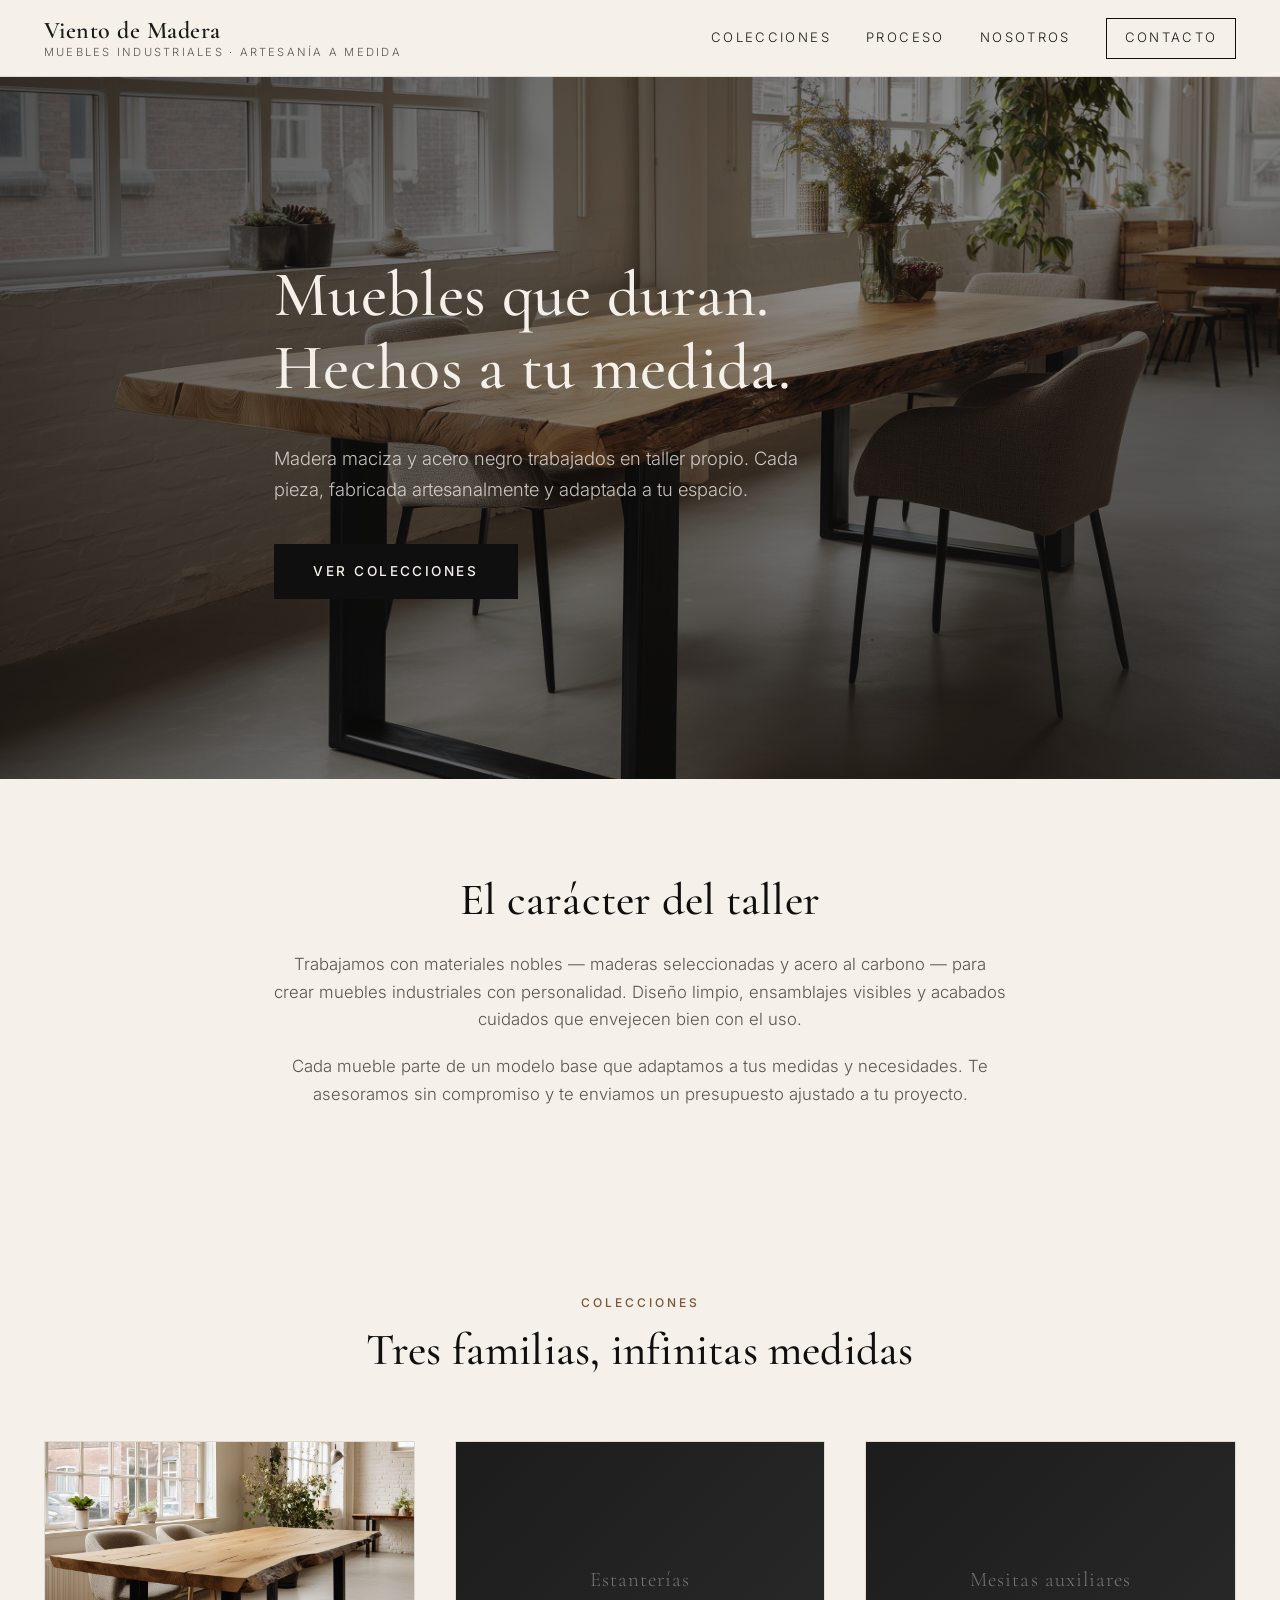
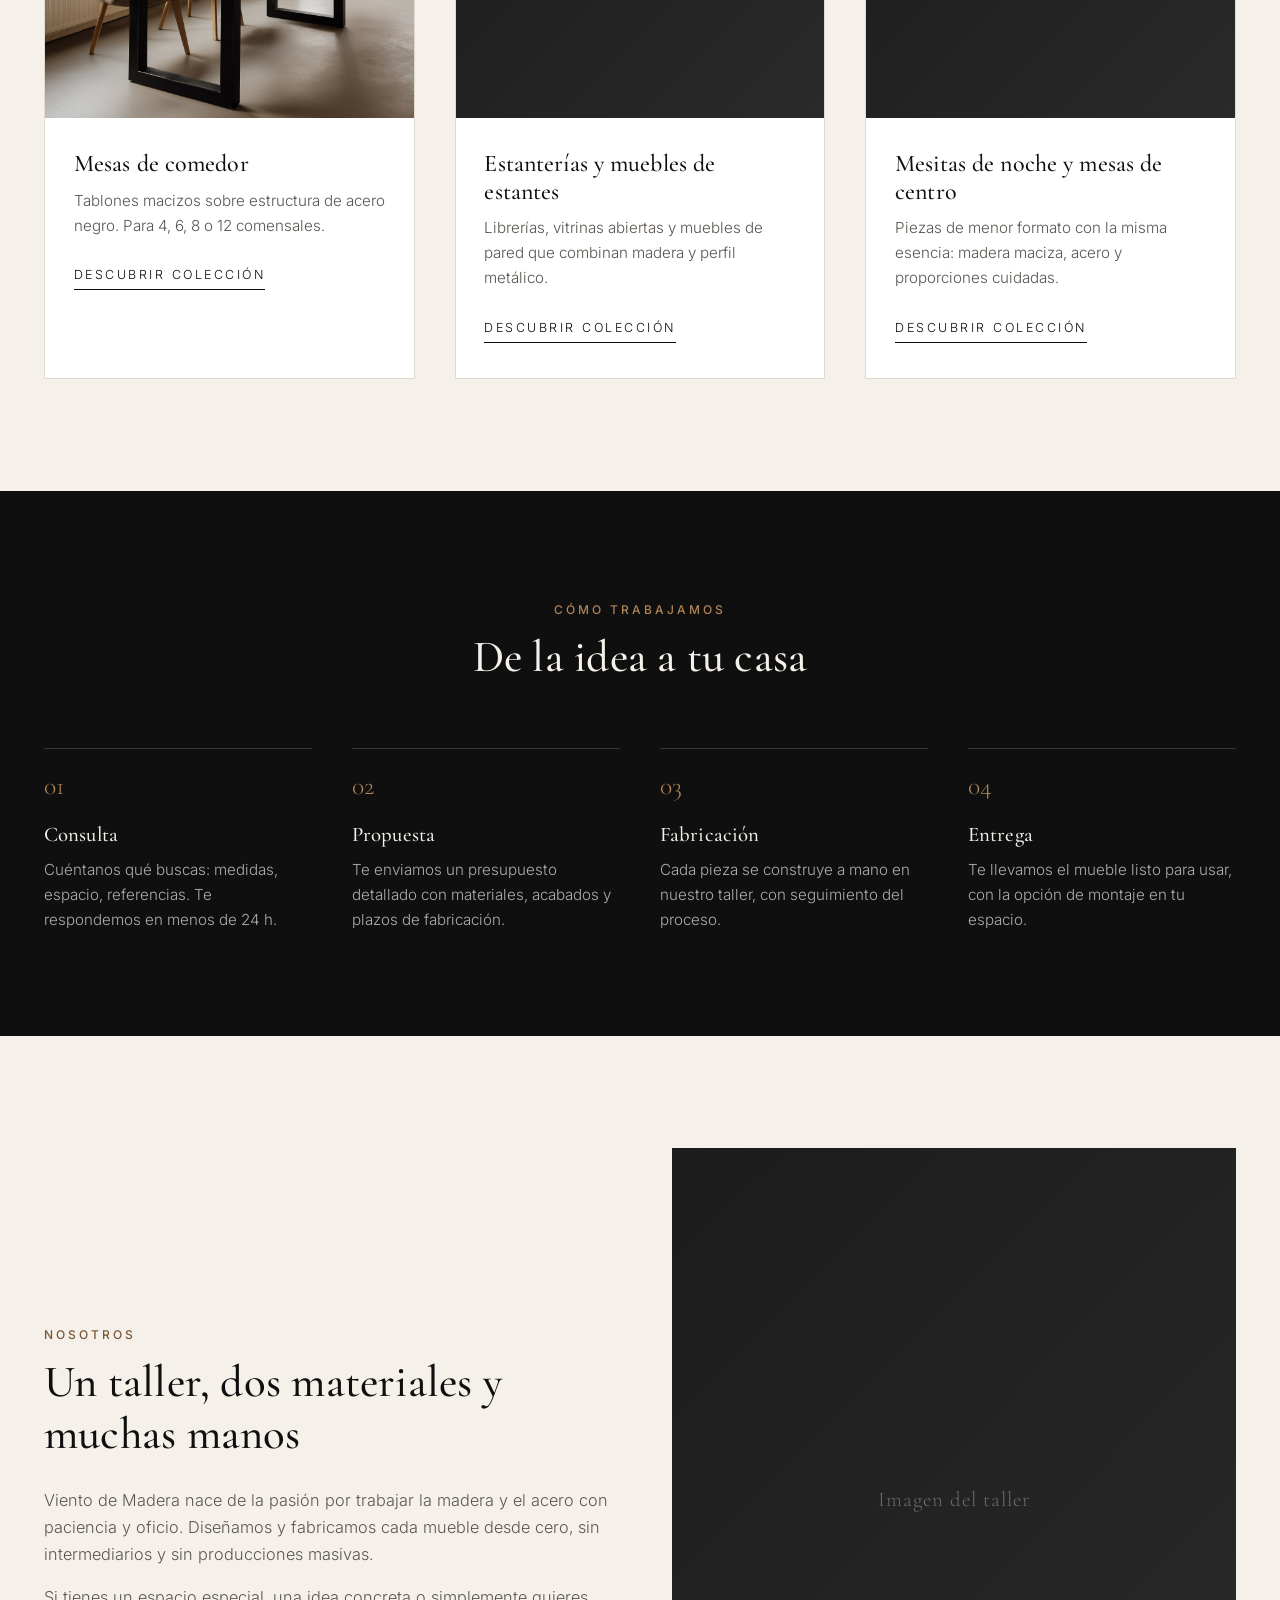
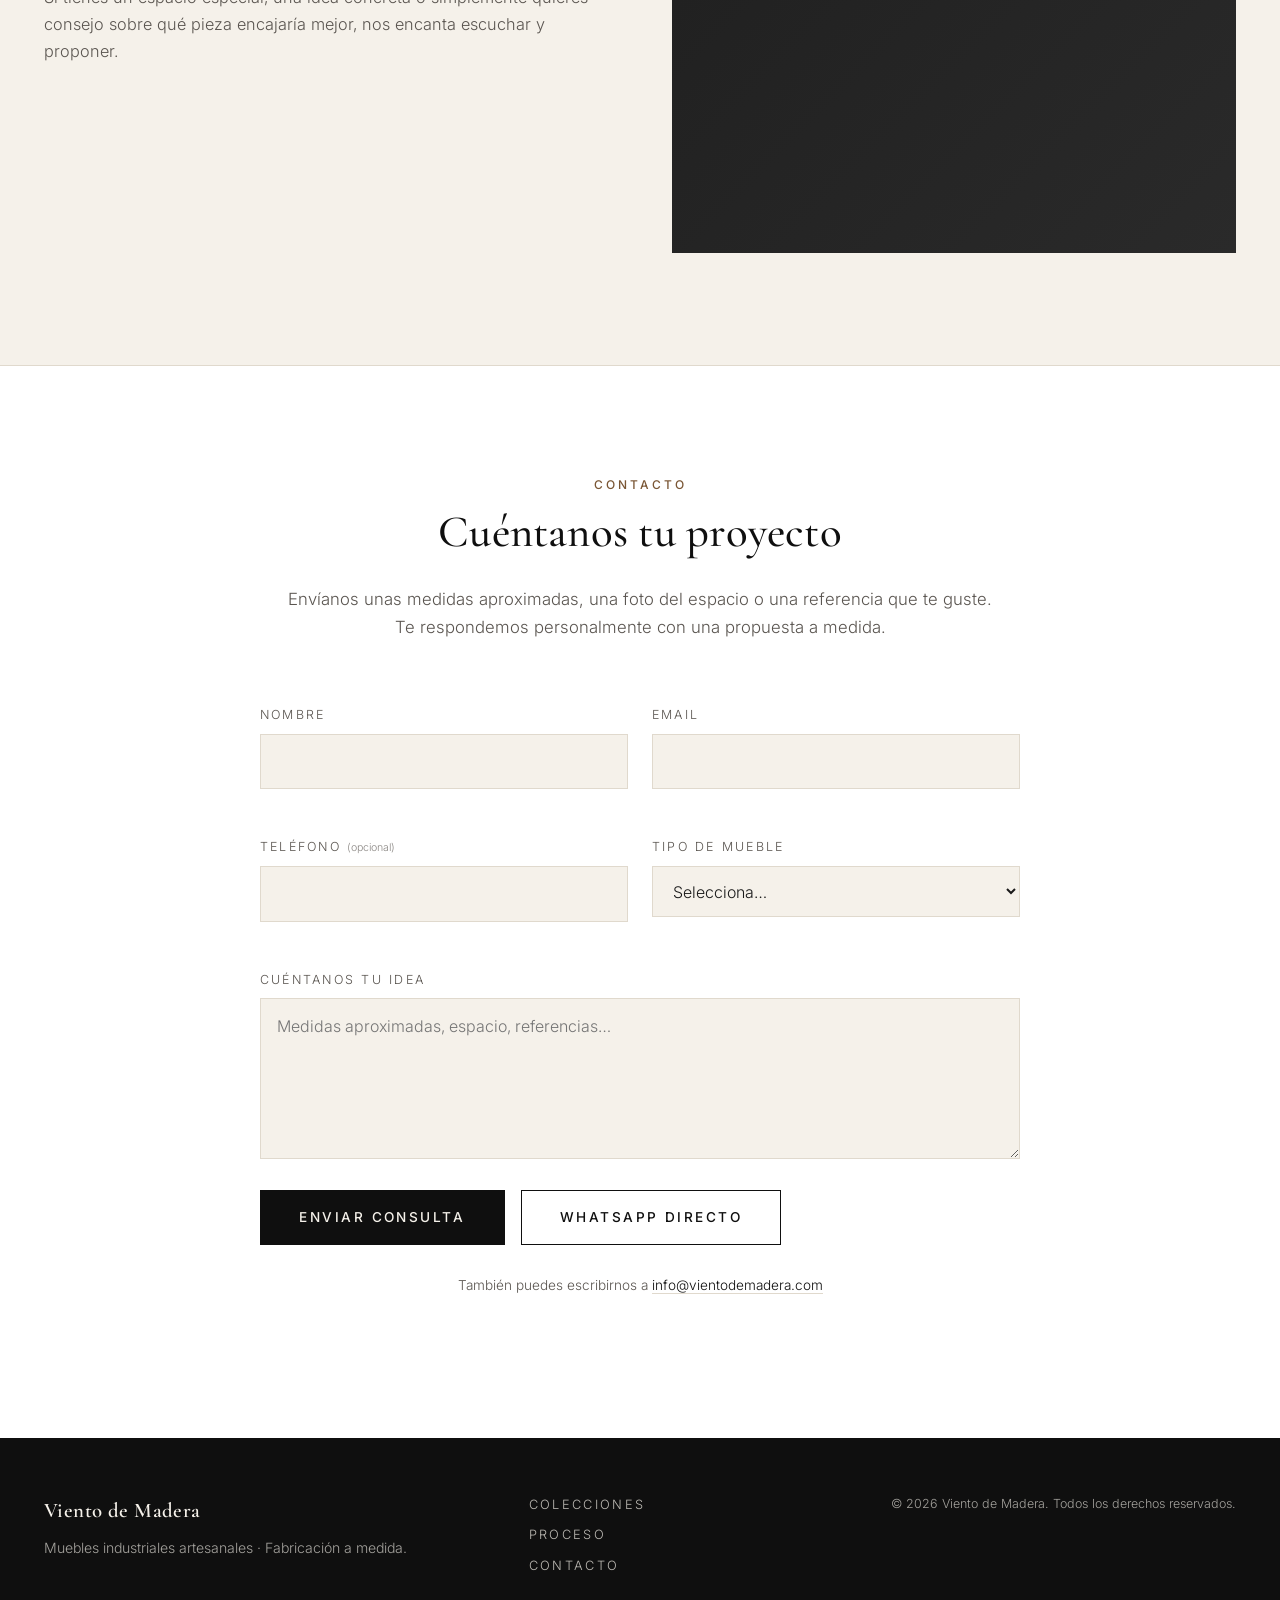
<file: index.html>
<!DOCTYPE html>
<html lang="es">
<head>
    <meta charset="UTF-8">
    <meta name="viewport" content="width=device-width, initial-scale=1.0">
    <title>Viento de Madera — Muebles industriales artesanales a medida</title>
    <meta name="description" content="Muebles industriales artesanales: mesas de comedor, estanterías y mesitas auxiliares. Madera maciza y acero negro. Fabricación a medida en Barcelona.">
    <link rel="preconnect" href="https://fonts.googleapis.com">
    <link rel="preconnect" href="https://fonts.gstatic.com" crossorigin>
    <link href="https://fonts.googleapis.com/css2?family=Cormorant+Garamond:wght@400;500;600&family=Inter:wght@300;400;500;600&display=swap" rel="stylesheet">
    <link rel="stylesheet" href="css/style.css?v=1.2">
</head>
<body>

    <!-- ============== HEADER ============== -->
    <header class="site-header">
        <div class="container header-inner">
            <a href="/" class="brand">
                <span class="brand-name">Viento de Madera</span>
                <span class="brand-tagline">Muebles industriales · Artesanía a medida</span>
            </a>
            <nav class="main-nav">
                <a href="#colecciones">Colecciones</a>
                <a href="#proceso">Proceso</a>
                <a href="#nosotros">Nosotros</a>
                <a href="#contacto" class="nav-cta">Contacto</a>
            </nav>
        </div>
    </header>

    <!-- ============== HERO ============== -->
    <section class="hero">
        <div class="hero-overlay"></div>
        <div class="container hero-content">
            <h1>Muebles que duran.<br>Hechos a tu medida.</h1>
            <p class="hero-sub">
                Madera maciza y acero negro trabajados en taller propio.
                Cada pieza, fabricada artesanalmente y adaptada a tu espacio.
            </p>
            <a href="#colecciones" class="btn btn-primary">Ver colecciones</a>
        </div>
    </section>

    <!-- ============== INTRO ============== -->
    <section class="intro">
        <div class="container intro-inner">
            <h2>El carácter del taller</h2>
            <p>
                Trabajamos con materiales nobles &mdash; maderas seleccionadas y acero al carbono &mdash;
                para crear muebles industriales con personalidad. Diseño limpio, ensamblajes
                visibles y acabados cuidados que envejecen bien con el uso.
            </p>
            <p>
                Cada mueble parte de un modelo base que adaptamos a tus medidas y necesidades.
                Te asesoramos sin compromiso y te enviamos un presupuesto ajustado a tu proyecto.
            </p>
        </div>
    </section>

    <!-- ============== COLECCIONES ============== -->
    <section id="colecciones" class="colecciones">
        <div class="container">
            <header class="section-header">
                <span class="eyebrow">Colecciones</span>
                <h2>Tres familias, infinitas medidas</h2>
            </header>

            <div class="coleccion-grid">

                <!-- Mesas de comedor -->
                <article class="coleccion-card">
                    <a href="mesas-comedor.html" class="card-image" aria-label="Ver mesas de comedor">
                        <img src="images/mesas/mesa-roble-2.jpg" alt="Mesa de comedor de roble macizo con patas de acero negro en U" loading="lazy">
                    </a>
                    <div class="card-body">
                        <h3>Mesas de comedor</h3>
                        <p>
                            Tablones macizos sobre estructura de acero negro.
                            Para 4, 6, 8 o 12 comensales.
                        </p>
                        <a href="mesas-comedor.html" class="card-link">Descubrir colección</a>
                    </div>
                </article>

                <!-- Estanterías -->
                <article class="coleccion-card">
                    <a href="estanterias.html" class="card-image" aria-label="Ver estanterías y muebles de estantes">
                        <div class="card-image-placeholder">Estanterías</div>
                    </a>
                    <div class="card-body">
                        <h3>Estanterías y muebles de estantes</h3>
                        <p>
                            Librerías, vitrinas abiertas y muebles de pared
                            que combinan madera y perfil metálico.
                        </p>
                        <a href="estanterias.html" class="card-link">Descubrir colección</a>
                    </div>
                </article>

                <!-- Mesitas -->
                <article class="coleccion-card">
                    <a href="mesitas.html" class="card-image" aria-label="Ver mesitas de noche y mesas de centro">
                        <div class="card-image-placeholder">Mesitas auxiliares</div>
                    </a>
                    <div class="card-body">
                        <h3>Mesitas de noche y mesas de centro</h3>
                        <p>
                            Piezas de menor formato con la misma esencia:
                            madera maciza, acero y proporciones cuidadas.
                        </p>
                        <a href="mesitas.html" class="card-link">Descubrir colección</a>
                    </div>
                </article>

            </div>
        </div>
    </section>

    <!-- ============== PROCESO ============== -->
    <section id="proceso" class="proceso">
        <div class="container">
            <header class="section-header section-header-light">
                <span class="eyebrow">Cómo trabajamos</span>
                <h2>De la idea a tu casa</h2>
            </header>
            <ol class="proceso-pasos">
                <li>
                    <span class="paso-num">01</span>
                    <h3>Consulta</h3>
                    <p>Cuéntanos qué buscas: medidas, espacio, referencias. Te respondemos en menos de 24 h.</p>
                </li>
                <li>
                    <span class="paso-num">02</span>
                    <h3>Propuesta</h3>
                    <p>Te enviamos un presupuesto detallado con materiales, acabados y plazos de fabricación.</p>
                </li>
                <li>
                    <span class="paso-num">03</span>
                    <h3>Fabricación</h3>
                    <p>Cada pieza se construye a mano en nuestro taller, con seguimiento del proceso.</p>
                </li>
                <li>
                    <span class="paso-num">04</span>
                    <h3>Entrega</h3>
                    <p>Te llevamos el mueble listo para usar, con la opción de montaje en tu espacio.</p>
                </li>
            </ol>
        </div>
    </section>

    <!-- ============== NOSOTROS ============== -->
    <section id="nosotros" class="nosotros">
        <div class="container nosotros-inner">
            <div class="nosotros-text">
                <span class="eyebrow">Nosotros</span>
                <h2>Un taller, dos materiales y muchas manos</h2>
                <p>
                    Viento de Madera nace de la pasión por trabajar la madera y el acero
                    con paciencia y oficio. Diseñamos y fabricamos cada mueble desde cero,
                    sin intermediarios y sin producciones masivas.
                </p>
                <p>
                    Si tienes un espacio especial, una idea concreta o simplemente
                    quieres consejo sobre qué pieza encajaría mejor, nos encanta
                    escuchar y proponer.
                </p>
            </div>
            <div class="nosotros-image">
                <div class="image-placeholder">Imagen del taller</div>
            </div>
        </div>
    </section>

    <!-- ============== CONTACTO ============== -->
    <section id="contacto" class="contacto">
        <div class="container">
            <header class="section-header">
                <span class="eyebrow">Contacto</span>
                <h2>Cuéntanos tu proyecto</h2>
                <p class="section-lead">
                    Envíanos unas medidas aproximadas, una foto del espacio o una referencia
                    que te guste. Te respondemos personalmente con una propuesta a medida.
                </p>
            </header>

            <form class="contact-form" id="contactForm" novalidate>
                <div class="form-row">
                    <label>
                        <span>Nombre</span>
                        <input type="text" name="nombre" required>
                    </label>
                    <label>
                        <span>Email</span>
                        <input type="email" name="email" required>
                    </label>
                </div>
                <div class="form-row">
                    <label>
                        <span>Teléfono <em>(opcional)</em></span>
                        <input type="tel" name="telefono">
                    </label>
                    <label>
                        <span>Tipo de mueble</span>
                        <select name="tipo">
                            <option value="">Selecciona…</option>
                            <option>Mesa de comedor</option>
                            <option>Estantería / mueble de estantes</option>
                            <option>Mesita de noche</option>
                            <option>Mesa de centro</option>
                            <option>Otro / a medida</option>
                        </select>
                    </label>
                </div>
                <label class="full">
                    <span>Cuéntanos tu idea</span>
                    <textarea name="mensaje" rows="5" placeholder="Medidas aproximadas, espacio, referencias…" required></textarea>
                </label>
                <div class="form-actions">
                    <button type="submit" class="btn btn-primary">Enviar consulta</button>
                    <a class="btn btn-ghost" href="https://wa.me/34000000000?text=Hola%2C%20me%20gustar%C3%ADa%20info%20sobre%20un%20mueble%20a%20medida." target="_blank" rel="noopener">WhatsApp directo</a>
                </div>
                <p class="form-note">
                    También puedes escribirnos a <a href="mailto:info@vientodemadera.com">info@vientodemadera.com</a>
                </p>
            </form>
        </div>
    </section>

    <!-- ============== FOOTER ============== -->
    <footer class="site-footer">
        <div class="container footer-inner">
            <div class="footer-brand">
                <span class="brand-name">Viento de Madera</span>
                <p>Muebles industriales artesanales · Fabricación a medida.</p>
            </div>
            <div class="footer-links">
                <a href="#colecciones">Colecciones</a>
                <a href="#proceso">Proceso</a>
                <a href="#contacto">Contacto</a>
            </div>
            <div class="footer-meta">
                <p>© <span id="year"></span> Viento de Madera. Todos los derechos reservados.</p>
            </div>
        </div>
    </footer>

    <script src="js/main.js?v=1.2"></script>
</body>
</html>
</file>
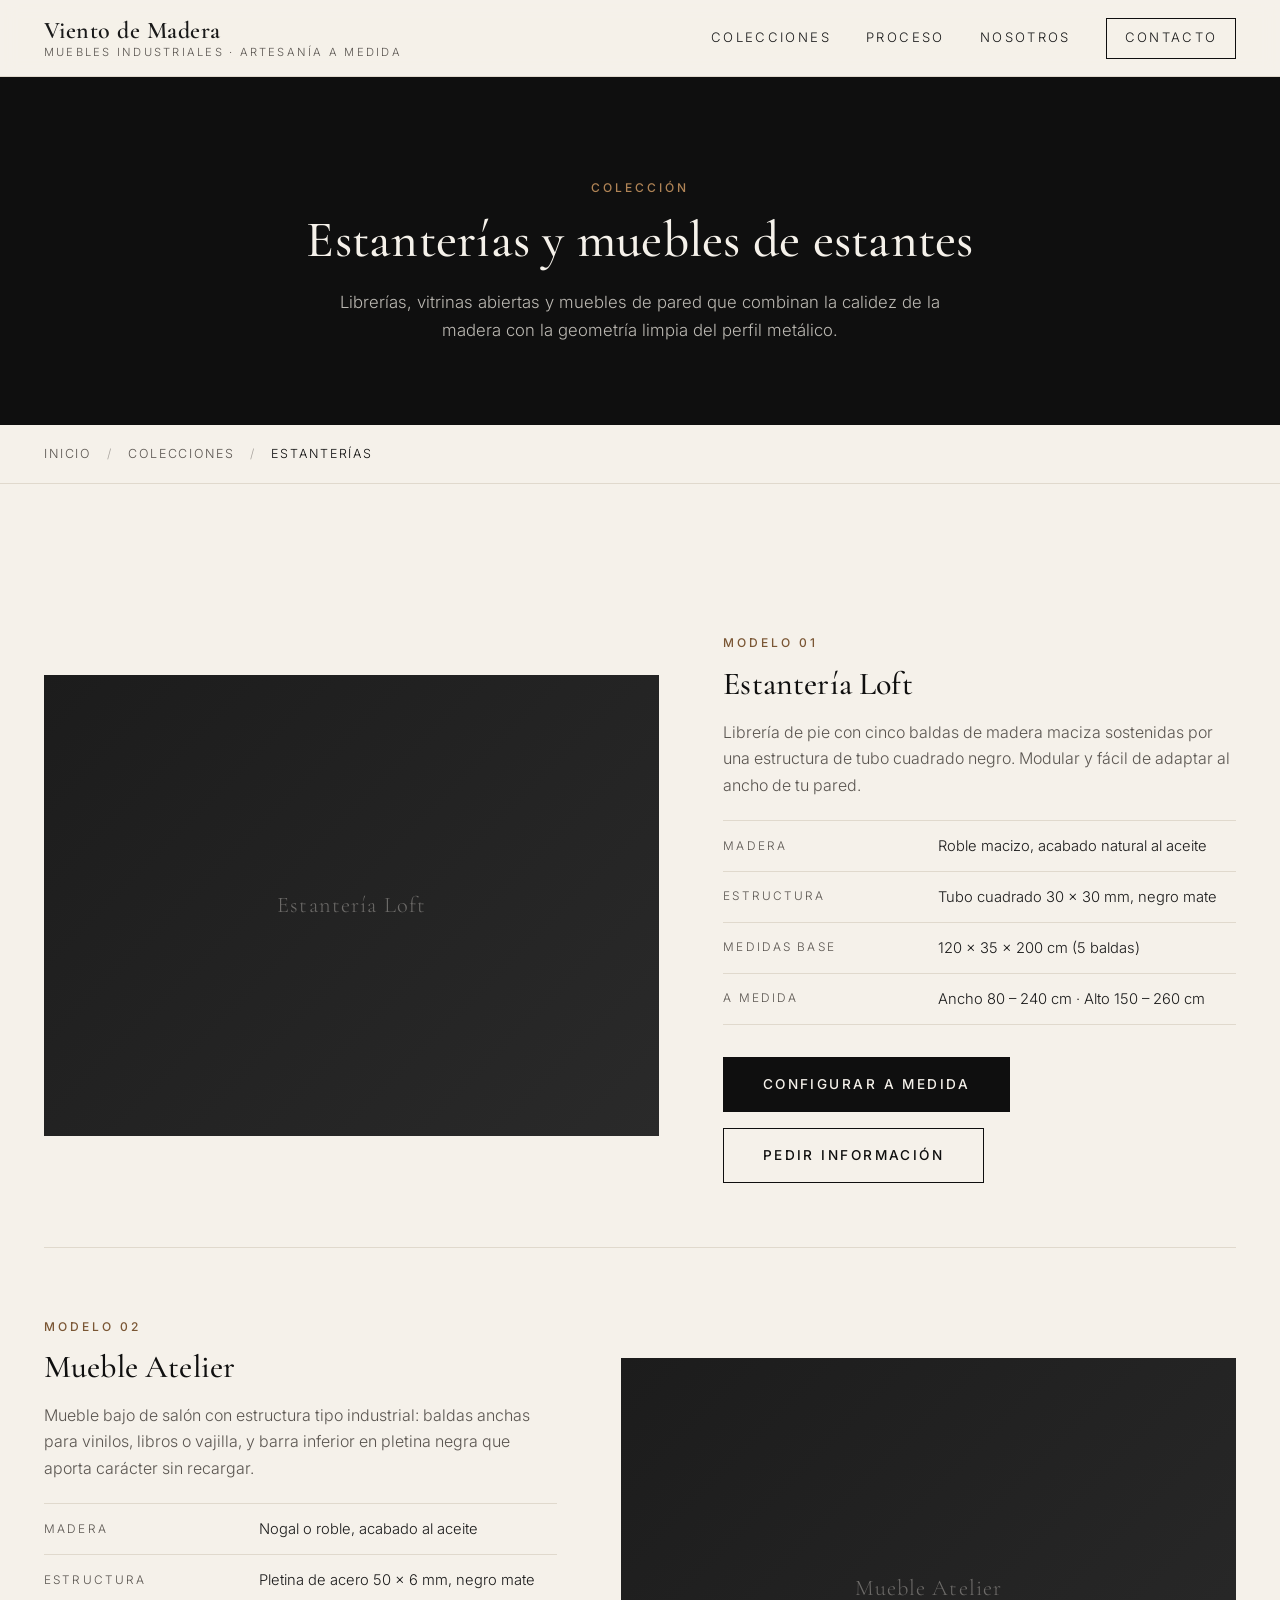
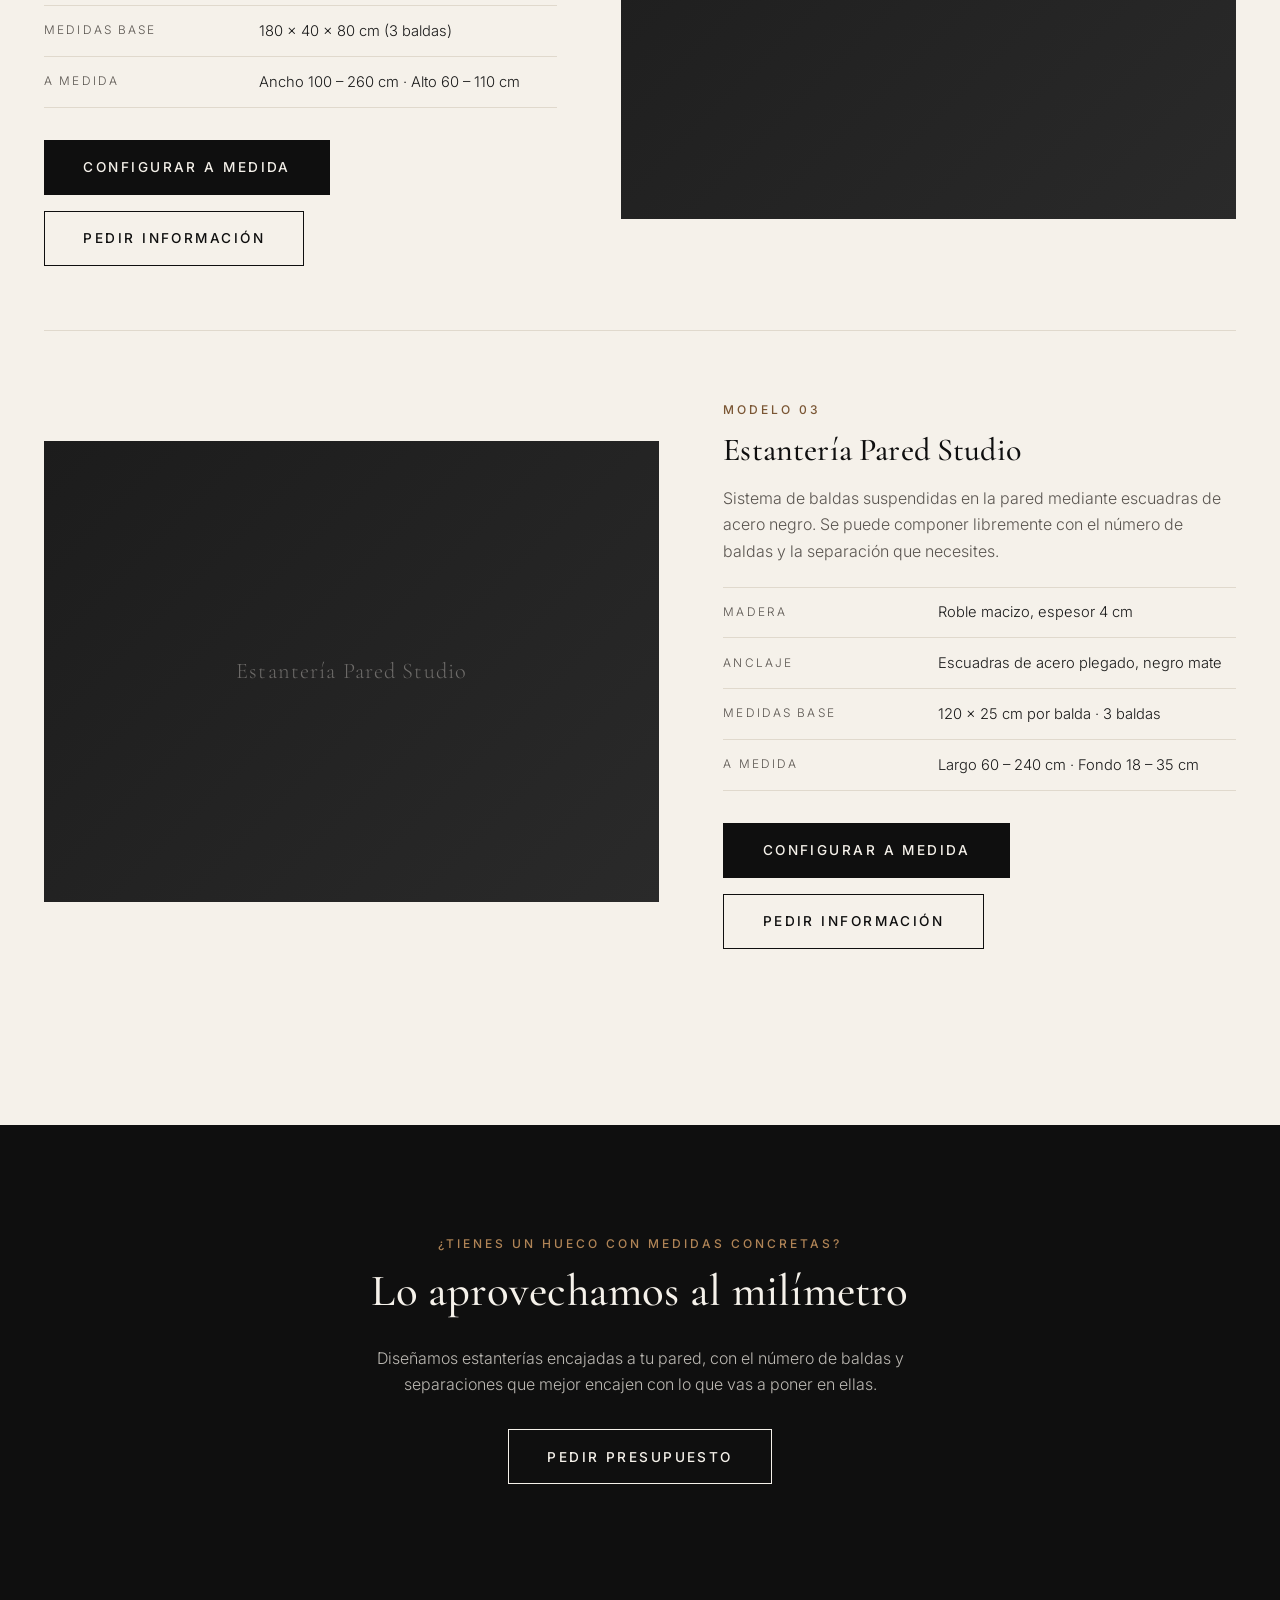
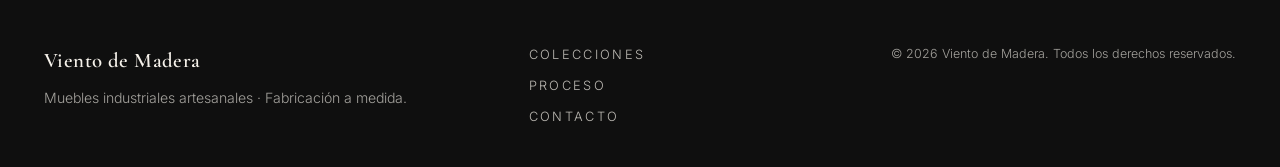
<file: estanterias.html>
<!DOCTYPE html>
<html lang="es">
<head>
    <meta charset="UTF-8">
    <meta name="viewport" content="width=device-width, initial-scale=1.0">
    <title>Estanterías y muebles de estantes a medida — Viento de Madera</title>
    <meta name="description" content="Estanterías industriales y muebles de estantes a medida. Madera maciza y perfil metálico negro. Librerías, vitrinas abiertas y muebles de pared.">
    <link rel="preconnect" href="https://fonts.googleapis.com">
    <link rel="preconnect" href="https://fonts.gstatic.com" crossorigin>
    <link href="https://fonts.googleapis.com/css2?family=Cormorant+Garamond:wght@400;500;600&family=Inter:wght@300;400;500;600&display=swap" rel="stylesheet">
    <link rel="stylesheet" href="css/style.css?v=1.2">
</head>
<body>

    <!-- HEADER -->
    <header class="site-header">
        <div class="container header-inner">
            <a href="index.html" class="brand">
                <span class="brand-name">Viento de Madera</span>
                <span class="brand-tagline">Muebles industriales · Artesanía a medida</span>
            </a>
            <nav class="main-nav">
                <a href="index.html#colecciones">Colecciones</a>
                <a href="index.html#proceso">Proceso</a>
                <a href="index.html#nosotros">Nosotros</a>
                <a href="index.html#contacto" class="nav-cta">Contacto</a>
            </nav>
        </div>
    </header>

    <!-- PAGE HERO -->
    <section class="page-hero">
        <div class="container">
            <span class="eyebrow">Colección</span>
            <h1>Estanterías y muebles de estantes</h1>
            <p>
                Librerías, vitrinas abiertas y muebles de pared que combinan
                la calidez de la madera con la geometría limpia del perfil metálico.
            </p>
        </div>
    </section>

    <!-- BREADCRUMB -->
    <div class="breadcrumb">
        <div class="container">
            <a href="index.html">Inicio</a>
            <span class="sep">/</span>
            <a href="index.html#colecciones">Colecciones</a>
            <span class="sep">/</span>
            <span class="current">Estanterías</span>
        </div>
    </div>

    <!-- MODELOS -->
    <section class="modelos">
        <div class="container">

            <!-- Modelo 1 -->
            <article class="modelo">
                <div class="modelo-img">
                    <div class="image-placeholder">Estantería Loft</div>
                </div>
                <div class="modelo-info">
                    <span class="eyebrow">Modelo 01</span>
                    <h2>Estantería Loft</h2>
                    <p>
                        Librería de pie con cinco baldas de madera maciza
                        sostenidas por una estructura de tubo cuadrado negro.
                        Modular y fácil de adaptar al ancho de tu pared.
                    </p>
                    <ul class="modelo-specs">
                        <li><span class="spec-label">Madera</span><span class="spec-value">Roble macizo, acabado natural al aceite</span></li>
                        <li><span class="spec-label">Estructura</span><span class="spec-value">Tubo cuadrado 30 × 30 mm, negro mate</span></li>
                        <li><span class="spec-label">Medidas base</span><span class="spec-value">120 × 35 × 200 cm (5 baldas)</span></li>
                        <li><span class="spec-label">A medida</span><span class="spec-value">Ancho 80 – 240 cm · Alto 150 – 260 cm</span></li>
                    </ul>
                    <div class="modelo-actions">
                        <a href="cotizador-3d.html?modelo=estanteria-loft" class="btn btn-primary">Configurar a medida</a>
                        <a href="index.html#contacto" class="btn btn-ghost">Pedir información</a>
                    </div>
                </div>
            </article>

            <!-- Modelo 2 -->
            <article class="modelo">
                <div class="modelo-img">
                    <div class="image-placeholder">Mueble Atelier</div>
                </div>
                <div class="modelo-info">
                    <span class="eyebrow">Modelo 02</span>
                    <h2>Mueble Atelier</h2>
                    <p>
                        Mueble bajo de salón con estructura tipo industrial: baldas
                        anchas para vinilos, libros o vajilla, y barra inferior en
                        pletina negra que aporta carácter sin recargar.
                    </p>
                    <ul class="modelo-specs">
                        <li><span class="spec-label">Madera</span><span class="spec-value">Nogal o roble, acabado al aceite</span></li>
                        <li><span class="spec-label">Estructura</span><span class="spec-value">Pletina de acero 50 × 6 mm, negro mate</span></li>
                        <li><span class="spec-label">Medidas base</span><span class="spec-value">180 × 40 × 80 cm (3 baldas)</span></li>
                        <li><span class="spec-label">A medida</span><span class="spec-value">Ancho 100 – 260 cm · Alto 60 – 110 cm</span></li>
                    </ul>
                    <div class="modelo-actions">
                        <a href="cotizador-3d.html?modelo=mueble-atelier" class="btn btn-primary">Configurar a medida</a>
                        <a href="index.html#contacto" class="btn btn-ghost">Pedir información</a>
                    </div>
                </div>
            </article>

            <!-- Modelo 3 -->
            <article class="modelo">
                <div class="modelo-img">
                    <div class="image-placeholder">Estantería Pared Studio</div>
                </div>
                <div class="modelo-info">
                    <span class="eyebrow">Modelo 03</span>
                    <h2>Estantería Pared Studio</h2>
                    <p>
                        Sistema de baldas suspendidas en la pared mediante escuadras
                        de acero negro. Se puede componer libremente con el número
                        de baldas y la separación que necesites.
                    </p>
                    <ul class="modelo-specs">
                        <li><span class="spec-label">Madera</span><span class="spec-value">Roble macizo, espesor 4 cm</span></li>
                        <li><span class="spec-label">Anclaje</span><span class="spec-value">Escuadras de acero plegado, negro mate</span></li>
                        <li><span class="spec-label">Medidas base</span><span class="spec-value">120 × 25 cm por balda · 3 baldas</span></li>
                        <li><span class="spec-label">A medida</span><span class="spec-value">Largo 60 – 240 cm · Fondo 18 – 35 cm</span></li>
                    </ul>
                    <div class="modelo-actions">
                        <a href="cotizador-3d.html?modelo=estanteria-pared" class="btn btn-primary">Configurar a medida</a>
                        <a href="index.html#contacto" class="btn btn-ghost">Pedir información</a>
                    </div>
                </div>
            </article>

        </div>
    </section>

    <!-- CTA FOOTER -->
    <section class="proceso">
        <div class="container" style="text-align:center;">
            <span class="eyebrow" style="color:var(--color-madera);">¿Tienes un hueco con medidas concretas?</span>
            <h2 style="color:var(--color-blanco-roto);">Lo aprovechamos al milímetro</h2>
            <p style="color:rgba(245,241,234,0.75); max-width:580px; margin:0 auto 2rem;">
                Diseñamos estanterías encajadas a tu pared, con el número de baldas y
                separaciones que mejor encajen con lo que vas a poner en ellas.
            </p>
            <a href="index.html#contacto" class="btn btn-ghost" style="color:var(--color-blanco-roto); border-color:var(--color-blanco-roto);">Pedir presupuesto</a>
        </div>
    </section>

    <!-- FOOTER -->
    <footer class="site-footer">
        <div class="container footer-inner">
            <div class="footer-brand">
                <span class="brand-name">Viento de Madera</span>
                <p>Muebles industriales artesanales · Fabricación a medida.</p>
            </div>
            <div class="footer-links">
                <a href="index.html#colecciones">Colecciones</a>
                <a href="index.html#proceso">Proceso</a>
                <a href="index.html#contacto">Contacto</a>
            </div>
            <div class="footer-meta">
                <p>© <span id="year"></span> Viento de Madera. Todos los derechos reservados.</p>
            </div>
        </div>
    </footer>

    <script src="js/main.js?v=1.0"></script>
</body>
</html>
</file>
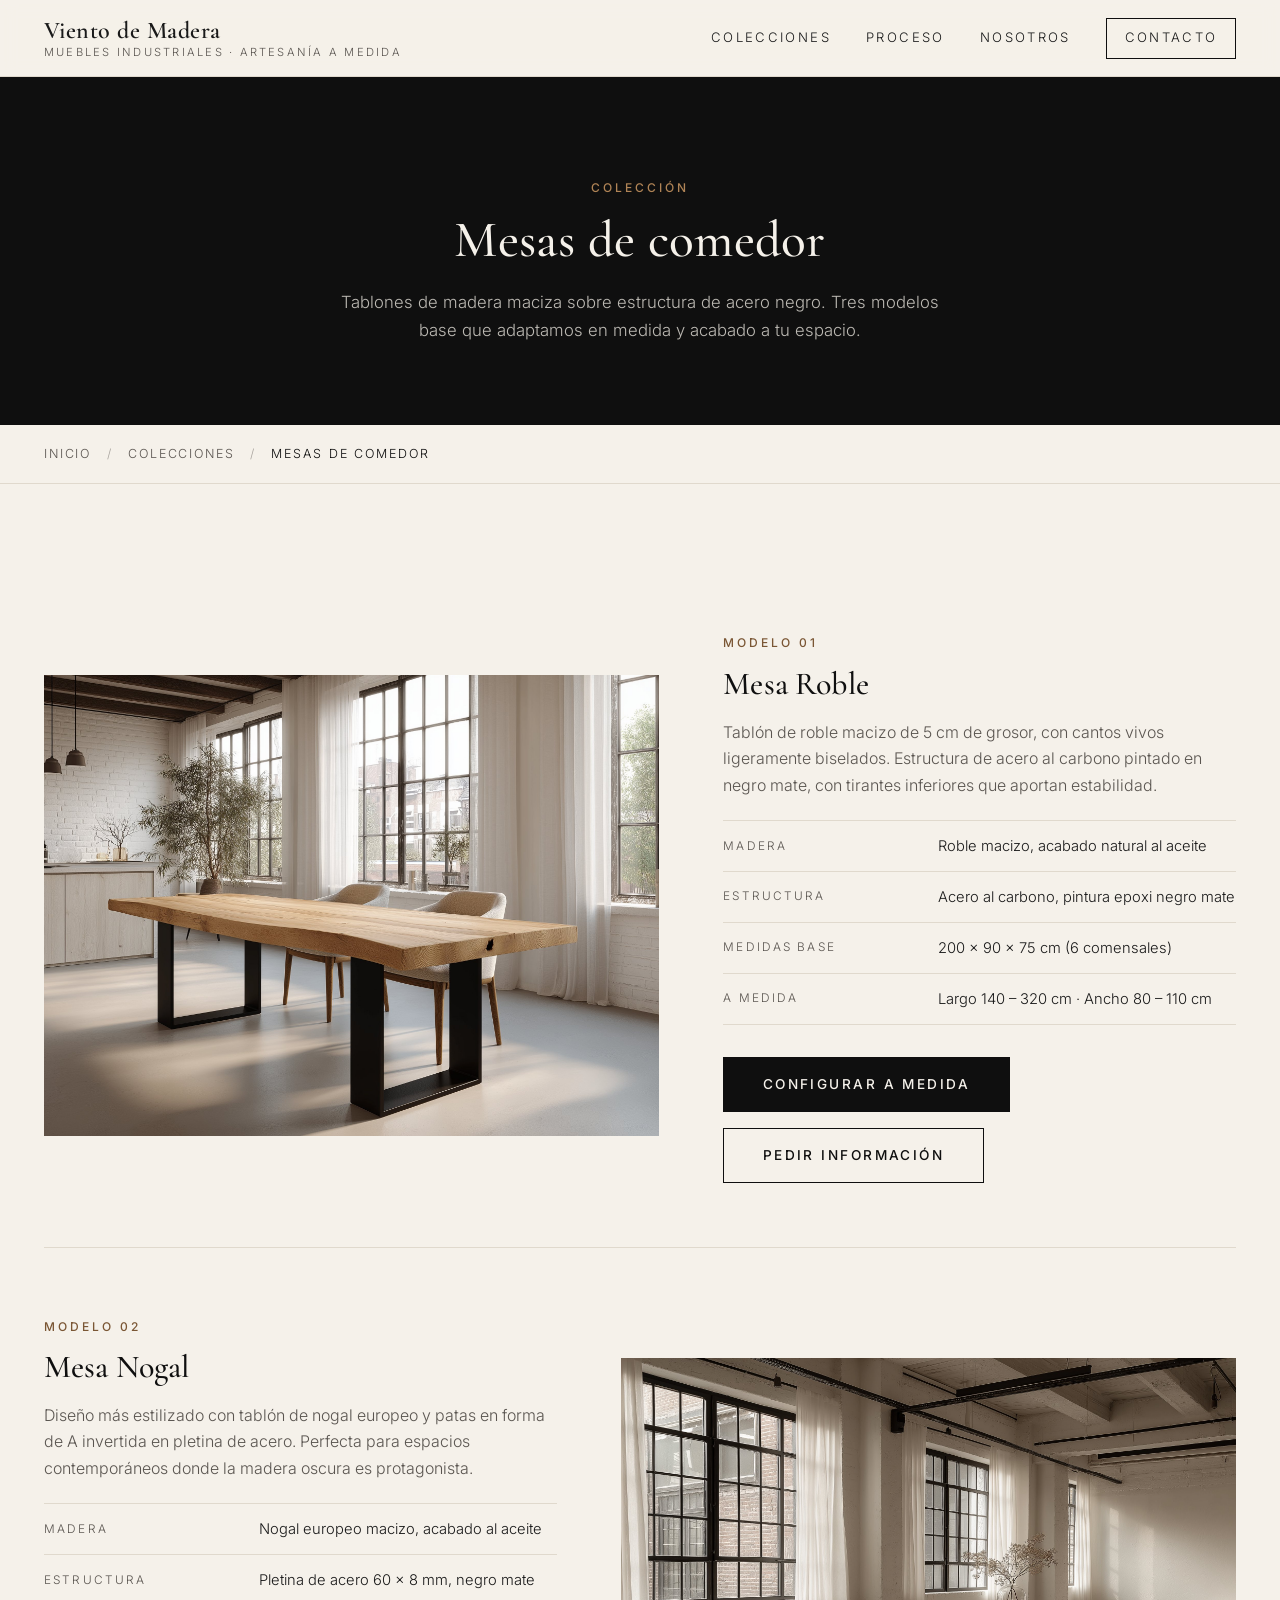
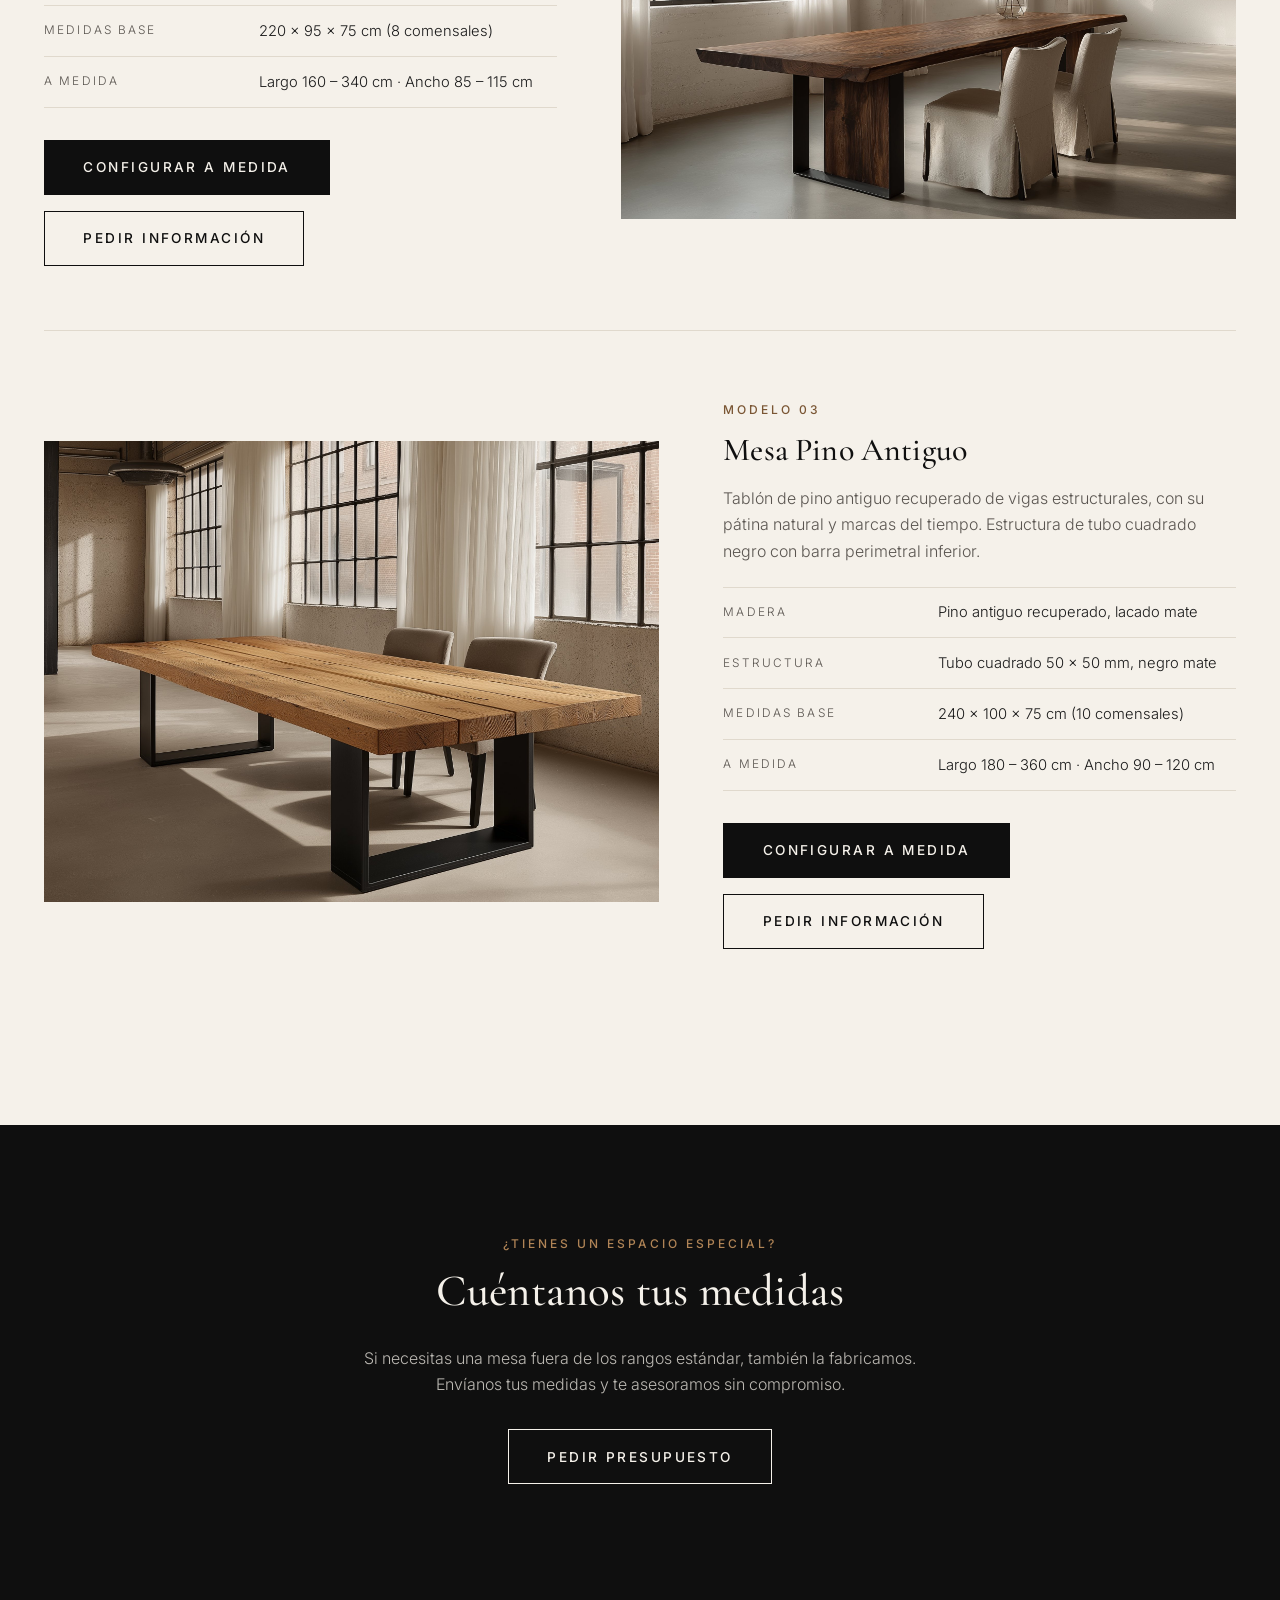
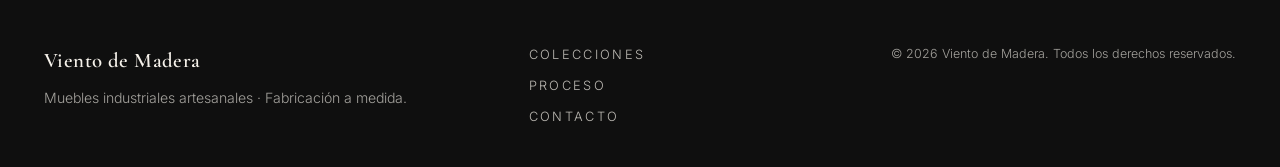
<file: mesas-comedor.html>
<!DOCTYPE html>
<html lang="es">
<head>
    <meta charset="UTF-8">
    <meta name="viewport" content="width=device-width, initial-scale=1.0">
    <title>Mesas de comedor a medida — Viento de Madera</title>
    <meta name="description" content="Mesas de comedor industriales a medida. Tablones de madera maciza sobre estructura de acero negro. Para 4, 6, 8 o 12 comensales.">
    <link rel="preconnect" href="https://fonts.googleapis.com">
    <link rel="preconnect" href="https://fonts.gstatic.com" crossorigin>
    <link href="https://fonts.googleapis.com/css2?family=Cormorant+Garamond:wght@400;500;600&family=Inter:wght@300;400;500;600&display=swap" rel="stylesheet">
    <link rel="stylesheet" href="css/style.css?v=1.2">
</head>
<body>

    <!-- HEADER -->
    <header class="site-header">
        <div class="container header-inner">
            <a href="index.html" class="brand">
                <span class="brand-name">Viento de Madera</span>
                <span class="brand-tagline">Muebles industriales · Artesanía a medida</span>
            </a>
            <nav class="main-nav">
                <a href="index.html#colecciones">Colecciones</a>
                <a href="index.html#proceso">Proceso</a>
                <a href="index.html#nosotros">Nosotros</a>
                <a href="index.html#contacto" class="nav-cta">Contacto</a>
            </nav>
        </div>
    </header>

    <!-- PAGE HERO -->
    <section class="page-hero">
        <div class="container">
            <span class="eyebrow">Colección</span>
            <h1>Mesas de comedor</h1>
            <p>
                Tablones de madera maciza sobre estructura de acero negro.
                Tres modelos base que adaptamos en medida y acabado a tu espacio.
            </p>
        </div>
    </section>

    <!-- BREADCRUMB -->
    <div class="breadcrumb">
        <div class="container">
            <a href="index.html">Inicio</a>
            <span class="sep">/</span>
            <a href="index.html#colecciones">Colecciones</a>
            <span class="sep">/</span>
            <span class="current">Mesas de comedor</span>
        </div>
    </div>

    <!-- MODELOS -->
    <section class="modelos">
        <div class="container">

            <!-- Modelo 1 -->
            <article class="modelo">
                <div class="modelo-img">
                    <img src="images/mesas/mesa-roble-3.jpg" alt="Mesa Roble - tablero macizo de roble con borde vivo y patas U de acero negro" loading="lazy">
                </div>
                <div class="modelo-info">
                    <span class="eyebrow">Modelo 01</span>
                    <h2>Mesa Roble</h2>
                    <p>
                        Tablón de roble macizo de 5 cm de grosor, con cantos vivos
                        ligeramente biselados. Estructura de acero al carbono pintado
                        en negro mate, con tirantes inferiores que aportan estabilidad.
                    </p>
                    <ul class="modelo-specs">
                        <li><span class="spec-label">Madera</span><span class="spec-value">Roble macizo, acabado natural al aceite</span></li>
                        <li><span class="spec-label">Estructura</span><span class="spec-value">Acero al carbono, pintura epoxi negro mate</span></li>
                        <li><span class="spec-label">Medidas base</span><span class="spec-value">200 × 90 × 75 cm (6 comensales)</span></li>
                        <li><span class="spec-label">A medida</span><span class="spec-value">Largo 140 – 320 cm · Ancho 80 – 110 cm</span></li>
                    </ul>
                    <div class="modelo-actions">
                        <a href="cotizador-3d.html?modelo=mesa-roble" class="btn btn-primary">Configurar a medida</a>
                        <a href="index.html#contacto" class="btn btn-ghost">Pedir información</a>
                    </div>
                </div>
            </article>

            <!-- Modelo 2 -->
            <article class="modelo">
                <div class="modelo-img">
                    <img src="images/mesas/mesa-nogal-1.jpg" alt="Mesa Nogal - tablero macizo de nogal europeo con patas en U de acero negro" loading="lazy">
                </div>
                <div class="modelo-info">
                    <span class="eyebrow">Modelo 02</span>
                    <h2>Mesa Nogal</h2>
                    <p>
                        Diseño más estilizado con tablón de nogal europeo y patas en
                        forma de A invertida en pletina de acero. Perfecta para
                        espacios contemporáneos donde la madera oscura es protagonista.
                    </p>
                    <ul class="modelo-specs">
                        <li><span class="spec-label">Madera</span><span class="spec-value">Nogal europeo macizo, acabado al aceite</span></li>
                        <li><span class="spec-label">Estructura</span><span class="spec-value">Pletina de acero 60 × 8 mm, negro mate</span></li>
                        <li><span class="spec-label">Medidas base</span><span class="spec-value">220 × 95 × 75 cm (8 comensales)</span></li>
                        <li><span class="spec-label">A medida</span><span class="spec-value">Largo 160 – 340 cm · Ancho 85 – 115 cm</span></li>
                    </ul>
                    <div class="modelo-actions">
                        <a href="cotizador-3d.html?modelo=mesa-nogal" class="btn btn-primary">Configurar a medida</a>
                        <a href="index.html#contacto" class="btn btn-ghost">Pedir información</a>
                    </div>
                </div>
            </article>

            <!-- Modelo 3 -->
            <article class="modelo">
                <div class="modelo-img">
                    <img src="images/mesas/mesa-pino-1.jpg" alt="Mesa Pino - tablero macizo de pino con patas en U de acero negro" loading="lazy">
                </div>
                <div class="modelo-info">
                    <span class="eyebrow">Modelo 03</span>
                    <h2>Mesa Pino Antiguo</h2>
                    <p>
                        Tablón de pino antiguo recuperado de vigas estructurales,
                        con su pátina natural y marcas del tiempo. Estructura de
                        tubo cuadrado negro con barra perimetral inferior.
                    </p>
                    <ul class="modelo-specs">
                        <li><span class="spec-label">Madera</span><span class="spec-value">Pino antiguo recuperado, lacado mate</span></li>
                        <li><span class="spec-label">Estructura</span><span class="spec-value">Tubo cuadrado 50 × 50 mm, negro mate</span></li>
                        <li><span class="spec-label">Medidas base</span><span class="spec-value">240 × 100 × 75 cm (10 comensales)</span></li>
                        <li><span class="spec-label">A medida</span><span class="spec-value">Largo 180 – 360 cm · Ancho 90 – 120 cm</span></li>
                    </ul>
                    <div class="modelo-actions">
                        <a href="cotizador-3d.html?modelo=mesa-pino" class="btn btn-primary">Configurar a medida</a>
                        <a href="index.html#contacto" class="btn btn-ghost">Pedir información</a>
                    </div>
                </div>
            </article>

        </div>
    </section>

    <!-- CTA FOOTER -->
    <section class="proceso">
        <div class="container" style="text-align:center;">
            <span class="eyebrow" style="color:var(--color-madera);">¿Tienes un espacio especial?</span>
            <h2 style="color:var(--color-blanco-roto);">Cuéntanos tus medidas</h2>
            <p style="color:rgba(245,241,234,0.75); max-width:580px; margin:0 auto 2rem;">
                Si necesitas una mesa fuera de los rangos estándar, también la fabricamos.
                Envíanos tus medidas y te asesoramos sin compromiso.
            </p>
            <a href="index.html#contacto" class="btn btn-ghost" style="color:var(--color-blanco-roto); border-color:var(--color-blanco-roto);">Pedir presupuesto</a>
        </div>
    </section>

    <!-- FOOTER -->
    <footer class="site-footer">
        <div class="container footer-inner">
            <div class="footer-brand">
                <span class="brand-name">Viento de Madera</span>
                <p>Muebles industriales artesanales · Fabricación a medida.</p>
            </div>
            <div class="footer-links">
                <a href="index.html#colecciones">Colecciones</a>
                <a href="index.html#proceso">Proceso</a>
                <a href="index.html#contacto">Contacto</a>
            </div>
            <div class="footer-meta">
                <p>© <span id="year"></span> Viento de Madera. Todos los derechos reservados.</p>
            </div>
        </div>
    </footer>

    <script src="js/main.js?v=1.0"></script>
</body>
</html>
</file>
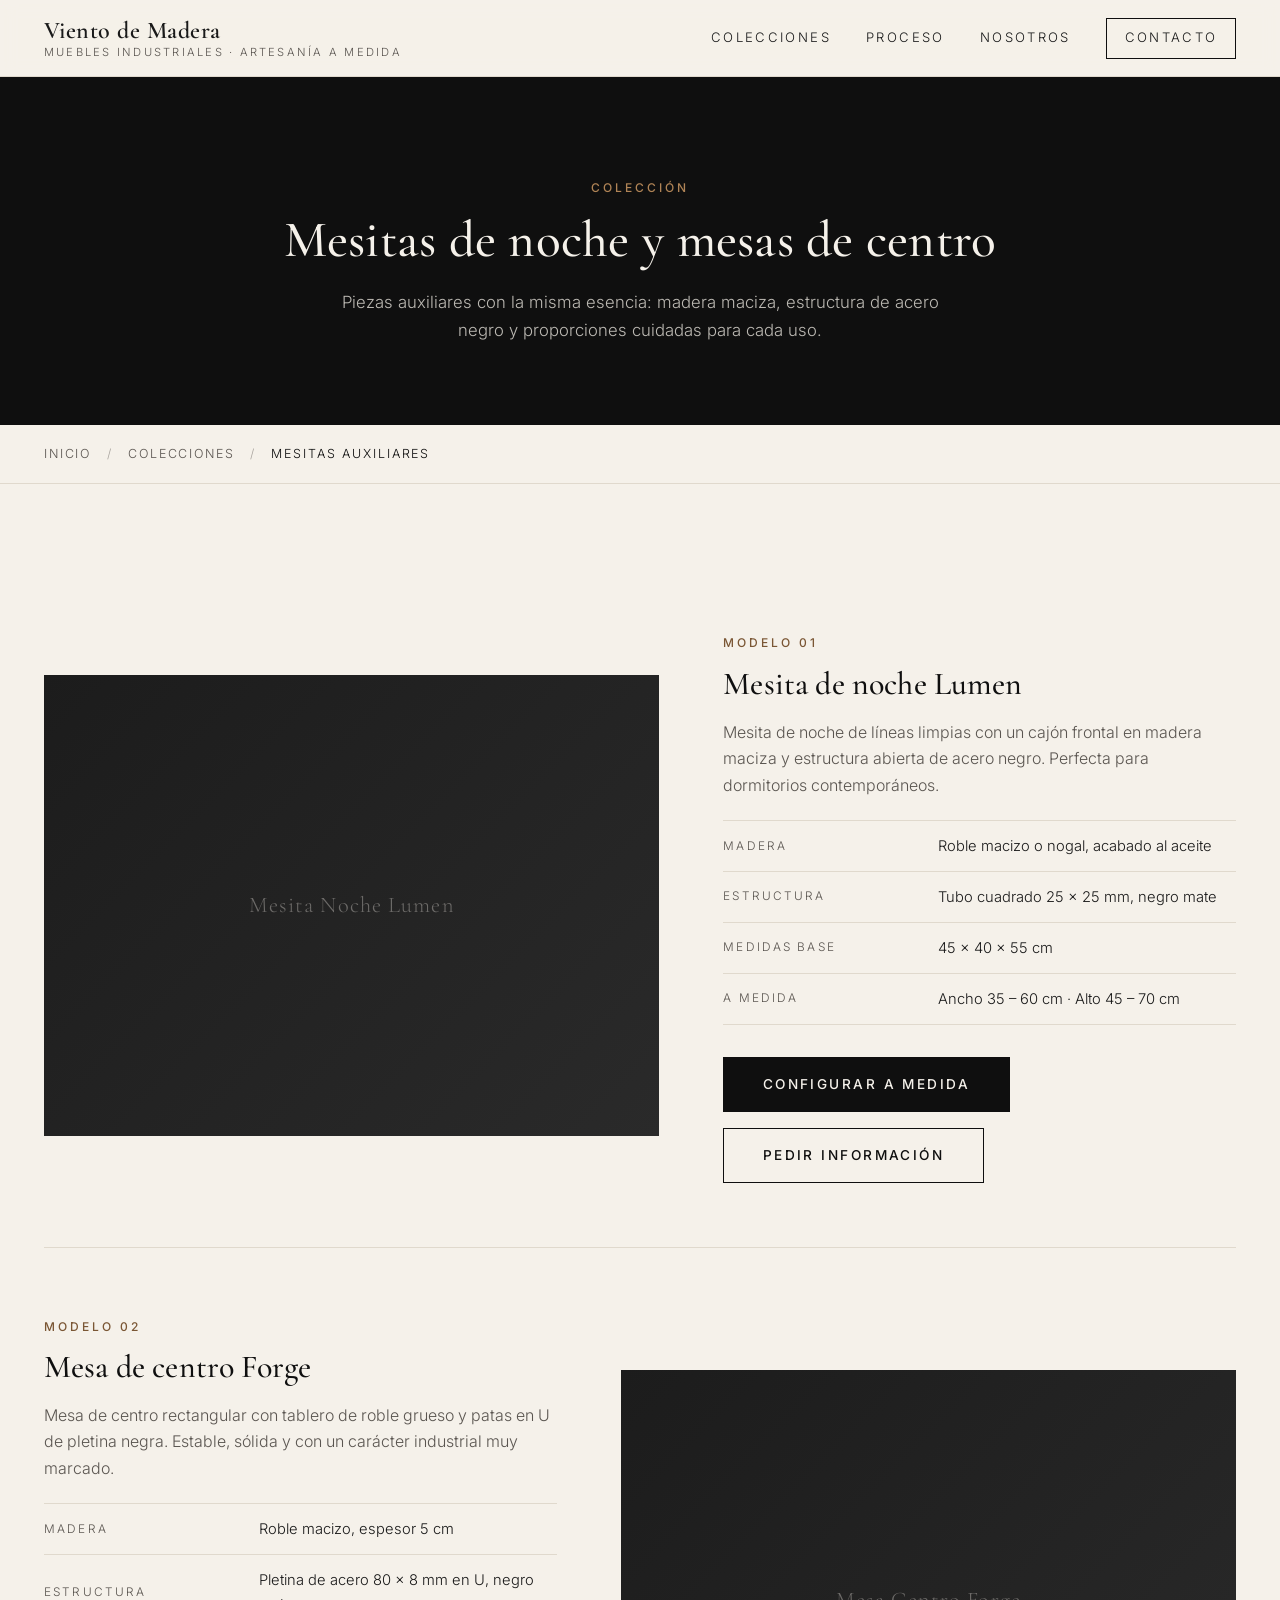
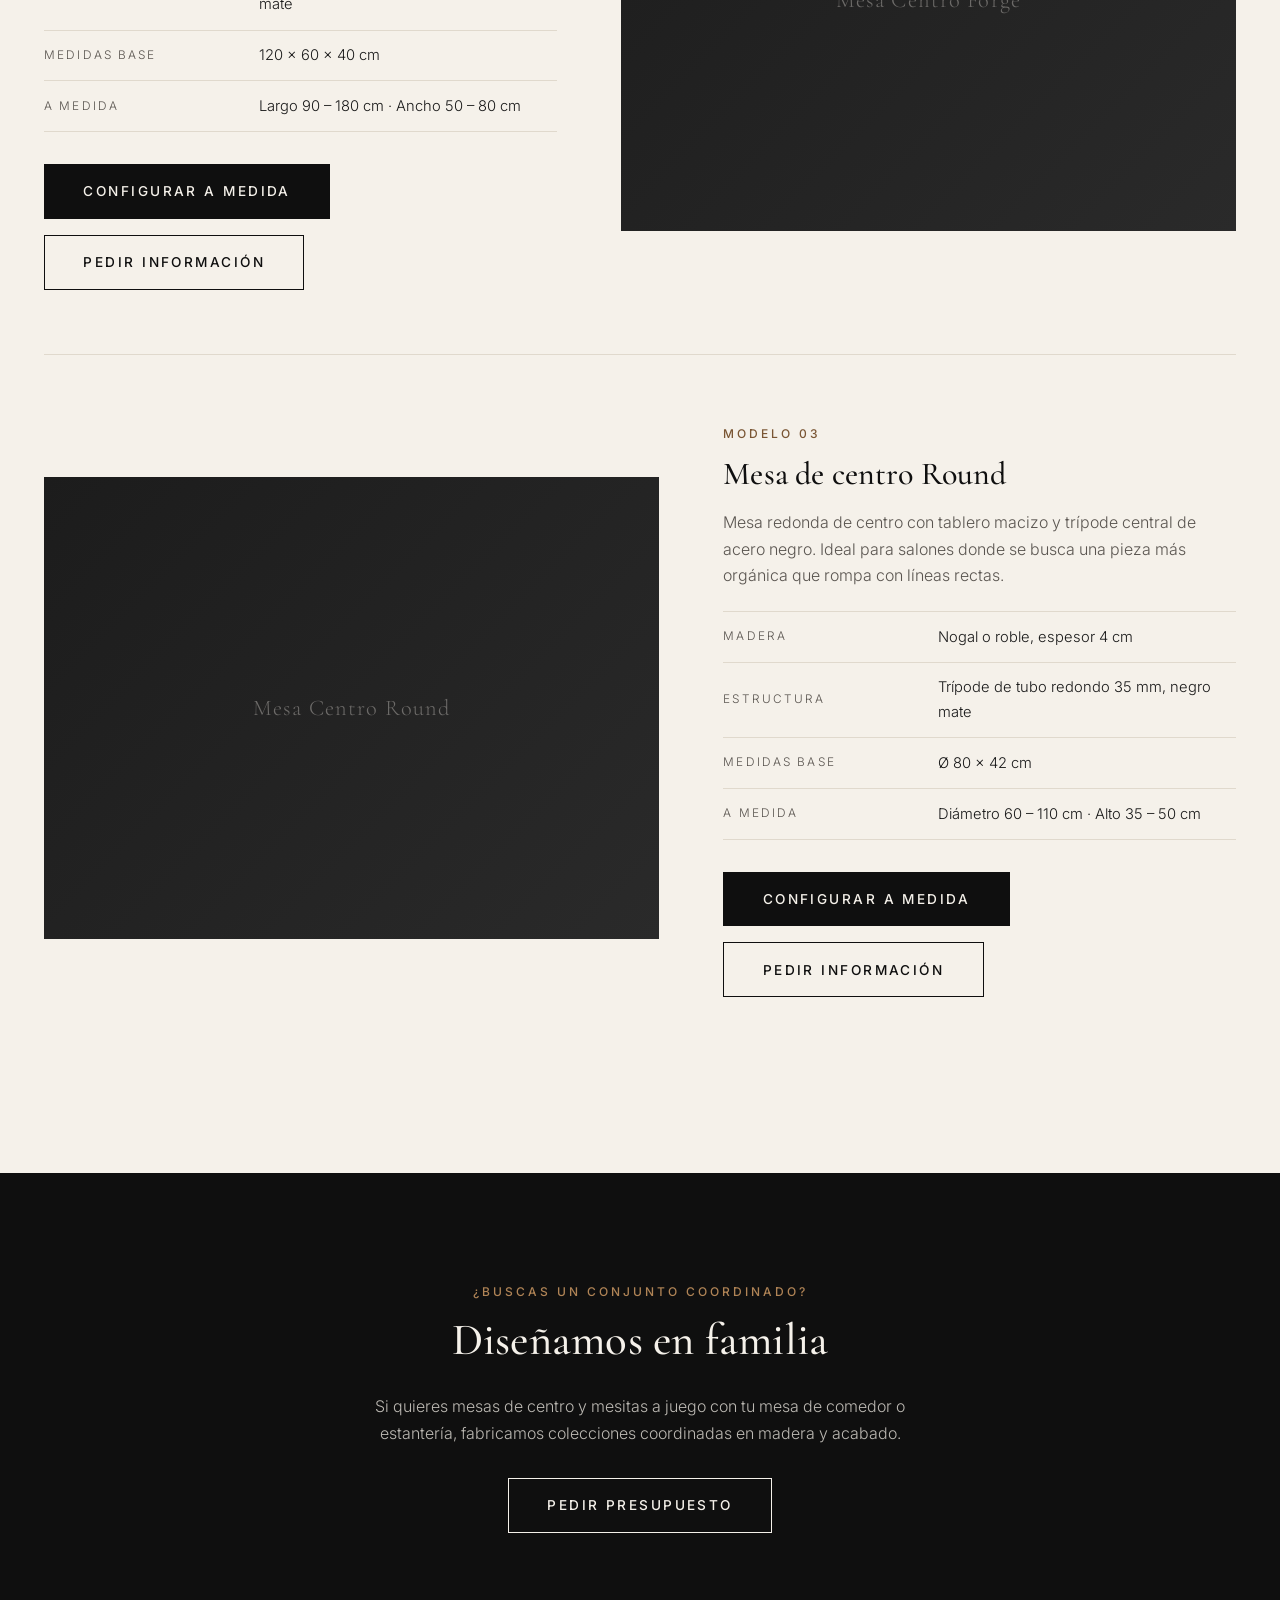
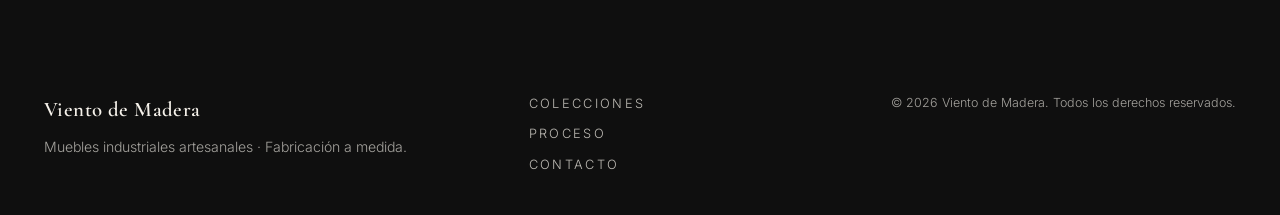
<file: mesitas.html>
<!DOCTYPE html>
<html lang="es">
<head>
    <meta charset="UTF-8">
    <meta name="viewport" content="width=device-width, initial-scale=1.0">
    <title>Mesitas de noche y mesas de centro a medida — Viento de Madera</title>
    <meta name="description" content="Mesitas de noche y mesas de centro industriales a medida. Madera maciza y acero negro. Fabricación artesanal.">
    <link rel="preconnect" href="https://fonts.googleapis.com">
    <link rel="preconnect" href="https://fonts.gstatic.com" crossorigin>
    <link href="https://fonts.googleapis.com/css2?family=Cormorant+Garamond:wght@400;500;600&family=Inter:wght@300;400;500;600&display=swap" rel="stylesheet">
    <link rel="stylesheet" href="css/style.css?v=1.2">
</head>
<body>

    <!-- HEADER -->
    <header class="site-header">
        <div class="container header-inner">
            <a href="index.html" class="brand">
                <span class="brand-name">Viento de Madera</span>
                <span class="brand-tagline">Muebles industriales · Artesanía a medida</span>
            </a>
            <nav class="main-nav">
                <a href="index.html#colecciones">Colecciones</a>
                <a href="index.html#proceso">Proceso</a>
                <a href="index.html#nosotros">Nosotros</a>
                <a href="index.html#contacto" class="nav-cta">Contacto</a>
            </nav>
        </div>
    </header>

    <!-- PAGE HERO -->
    <section class="page-hero">
        <div class="container">
            <span class="eyebrow">Colección</span>
            <h1>Mesitas de noche y mesas de centro</h1>
            <p>
                Piezas auxiliares con la misma esencia: madera maciza,
                estructura de acero negro y proporciones cuidadas para cada uso.
            </p>
        </div>
    </section>

    <!-- BREADCRUMB -->
    <div class="breadcrumb">
        <div class="container">
            <a href="index.html">Inicio</a>
            <span class="sep">/</span>
            <a href="index.html#colecciones">Colecciones</a>
            <span class="sep">/</span>
            <span class="current">Mesitas auxiliares</span>
        </div>
    </div>

    <!-- MODELOS -->
    <section class="modelos">
        <div class="container">

            <!-- Modelo 1 -->
            <article class="modelo">
                <div class="modelo-img">
                    <div class="image-placeholder">Mesita Noche Lumen</div>
                </div>
                <div class="modelo-info">
                    <span class="eyebrow">Modelo 01</span>
                    <h2>Mesita de noche Lumen</h2>
                    <p>
                        Mesita de noche de líneas limpias con un cajón frontal en
                        madera maciza y estructura abierta de acero negro.
                        Perfecta para dormitorios contemporáneos.
                    </p>
                    <ul class="modelo-specs">
                        <li><span class="spec-label">Madera</span><span class="spec-value">Roble macizo o nogal, acabado al aceite</span></li>
                        <li><span class="spec-label">Estructura</span><span class="spec-value">Tubo cuadrado 25 × 25 mm, negro mate</span></li>
                        <li><span class="spec-label">Medidas base</span><span class="spec-value">45 × 40 × 55 cm</span></li>
                        <li><span class="spec-label">A medida</span><span class="spec-value">Ancho 35 – 60 cm · Alto 45 – 70 cm</span></li>
                    </ul>
                    <div class="modelo-actions">
                        <a href="cotizador-3d.html?modelo=mesita-lumen" class="btn btn-primary">Configurar a medida</a>
                        <a href="index.html#contacto" class="btn btn-ghost">Pedir información</a>
                    </div>
                </div>
            </article>

            <!-- Modelo 2 -->
            <article class="modelo">
                <div class="modelo-img">
                    <div class="image-placeholder">Mesa Centro Forge</div>
                </div>
                <div class="modelo-info">
                    <span class="eyebrow">Modelo 02</span>
                    <h2>Mesa de centro Forge</h2>
                    <p>
                        Mesa de centro rectangular con tablero de roble grueso y
                        patas en U de pletina negra. Estable, sólida y con un
                        carácter industrial muy marcado.
                    </p>
                    <ul class="modelo-specs">
                        <li><span class="spec-label">Madera</span><span class="spec-value">Roble macizo, espesor 5 cm</span></li>
                        <li><span class="spec-label">Estructura</span><span class="spec-value">Pletina de acero 80 × 8 mm en U, negro mate</span></li>
                        <li><span class="spec-label">Medidas base</span><span class="spec-value">120 × 60 × 40 cm</span></li>
                        <li><span class="spec-label">A medida</span><span class="spec-value">Largo 90 – 180 cm · Ancho 50 – 80 cm</span></li>
                    </ul>
                    <div class="modelo-actions">
                        <a href="cotizador-3d.html?modelo=mesa-centro-forge" class="btn btn-primary">Configurar a medida</a>
                        <a href="index.html#contacto" class="btn btn-ghost">Pedir información</a>
                    </div>
                </div>
            </article>

            <!-- Modelo 3 -->
            <article class="modelo">
                <div class="modelo-img">
                    <div class="image-placeholder">Mesa Centro Round</div>
                </div>
                <div class="modelo-info">
                    <span class="eyebrow">Modelo 03</span>
                    <h2>Mesa de centro Round</h2>
                    <p>
                        Mesa redonda de centro con tablero macizo y trípode central
                        de acero negro. Ideal para salones donde se busca una pieza
                        más orgánica que rompa con líneas rectas.
                    </p>
                    <ul class="modelo-specs">
                        <li><span class="spec-label">Madera</span><span class="spec-value">Nogal o roble, espesor 4 cm</span></li>
                        <li><span class="spec-label">Estructura</span><span class="spec-value">Trípode de tubo redondo 35 mm, negro mate</span></li>
                        <li><span class="spec-label">Medidas base</span><span class="spec-value">Ø 80 × 42 cm</span></li>
                        <li><span class="spec-label">A medida</span><span class="spec-value">Diámetro 60 – 110 cm · Alto 35 – 50 cm</span></li>
                    </ul>
                    <div class="modelo-actions">
                        <a href="cotizador-3d.html?modelo=mesa-centro-round" class="btn btn-primary">Configurar a medida</a>
                        <a href="index.html#contacto" class="btn btn-ghost">Pedir información</a>
                    </div>
                </div>
            </article>

        </div>
    </section>

    <!-- CTA FOOTER -->
    <section class="proceso">
        <div class="container" style="text-align:center;">
            <span class="eyebrow" style="color:var(--color-madera);">¿Buscas un conjunto coordinado?</span>
            <h2 style="color:var(--color-blanco-roto);">Diseñamos en familia</h2>
            <p style="color:rgba(245,241,234,0.75); max-width:580px; margin:0 auto 2rem;">
                Si quieres mesas de centro y mesitas a juego con tu mesa de comedor o estantería,
                fabricamos colecciones coordinadas en madera y acabado.
            </p>
            <a href="index.html#contacto" class="btn btn-ghost" style="color:var(--color-blanco-roto); border-color:var(--color-blanco-roto);">Pedir presupuesto</a>
        </div>
    </section>

    <!-- FOOTER -->
    <footer class="site-footer">
        <div class="container footer-inner">
            <div class="footer-brand">
                <span class="brand-name">Viento de Madera</span>
                <p>Muebles industriales artesanales · Fabricación a medida.</p>
            </div>
            <div class="footer-links">
                <a href="index.html#colecciones">Colecciones</a>
                <a href="index.html#proceso">Proceso</a>
                <a href="index.html#contacto">Contacto</a>
            </div>
            <div class="footer-meta">
                <p>© <span id="year"></span> Viento de Madera. Todos los derechos reservados.</p>
            </div>
        </div>
    </footer>

    <script src="js/main.js?v=1.0"></script>
</body>
</html>
</file>
<file: css/style.css>
/* ==================================================
   VIENTO DE MADERA — Estilo base
   Paleta: negro + madera natural + blanco roto
   Tipografía: Cormorant Garamond (display) + Inter (texto)
   Filosofía: sin iconos, espacios amplios, fotos grandes
   ================================================== */

/* ---------- Reset suave ---------- */
*, *::before, *::after { box-sizing: border-box; }
html, body { margin: 0; padding: 0; }
img { max-width: 100%; display: block; }
a { color: inherit; text-decoration: none; }
button { font: inherit; cursor: pointer; border: none; background: none; }

/* ---------- Tokens ---------- */
:root {
    --color-negro:        #0f0f0f;
    --color-negro-suave:  #1c1c1c;
    --color-grafito:      #2a2a2a;
    --color-blanco-roto:  #f5f1ea;
    --color-blanco:       #ffffff;
    --color-madera:       #b08456;
    --color-madera-osc:   #7a5634;
    --color-texto:        #1a1a1a;
    --color-texto-suave:  #5a5550;
    --color-borde:        #e0d9cd;

    --font-display: 'Cormorant Garamond', Georgia, serif;
    --font-text:    'Inter', -apple-system, BlinkMacSystemFont, sans-serif;

    --max-width: 1240px;
    --gap: 2rem;
}

/* ---------- Base ---------- */
body {
    font-family: var(--font-text);
    font-weight: 300;
    color: var(--color-texto);
    background: var(--color-blanco-roto);
    line-height: 1.65;
    -webkit-font-smoothing: antialiased;
    text-rendering: optimizeLegibility;
}

h1, h2, h3, h4 {
    font-family: var(--font-display);
    font-weight: 500;
    line-height: 1.15;
    letter-spacing: 0.005em;
    margin: 0 0 0.6em;
    color: var(--color-negro);
}

h1 { font-size: clamp(2.4rem, 5vw, 4.2rem); }
h2 { font-size: clamp(1.8rem, 3.5vw, 2.8rem); }
h3 { font-size: 1.5rem; }

p { margin: 0 0 1em; }

.container {
    width: 100%;
    max-width: var(--max-width);
    margin: 0 auto;
    padding: 0 1.5rem;
}

.eyebrow {
    display: inline-block;
    font-family: var(--font-text);
    font-size: 0.75rem;
    font-weight: 500;
    letter-spacing: 0.25em;
    text-transform: uppercase;
    color: var(--color-madera-osc);
    margin-bottom: 0.8rem;
}

.section-header {
    text-align: center;
    max-width: 720px;
    margin: 0 auto 4rem;
}
.section-header-light .eyebrow { color: var(--color-madera); }
.section-header-light h2,
.section-header-light .section-lead { color: var(--color-blanco-roto); }

.section-lead {
    color: var(--color-texto-suave);
    font-size: 1.05rem;
}

/* ---------- Botones ---------- */
.btn {
    display: inline-block;
    padding: 0.95rem 2.4rem;
    font-family: var(--font-text);
    font-size: 0.85rem;
    font-weight: 500;
    letter-spacing: 0.18em;
    text-transform: uppercase;
    border: 1px solid transparent;
    transition: background 0.25s ease, color 0.25s ease, border-color 0.25s ease;
}
.btn-primary {
    background: var(--color-negro);
    color: var(--color-blanco-roto);
    border-color: var(--color-negro);
}
.btn-primary:hover {
    background: var(--color-madera-osc);
    border-color: var(--color-madera-osc);
}
.btn-ghost {
    background: transparent;
    color: var(--color-negro);
    border-color: var(--color-negro);
}
.btn-ghost:hover {
    background: var(--color-negro);
    color: var(--color-blanco-roto);
}

/* ---------- Header ---------- */
.site-header {
    position: sticky;
    top: 0;
    z-index: 100;
    background: rgba(245, 241, 234, 0.92);
    backdrop-filter: saturate(140%) blur(8px);
    border-bottom: 1px solid var(--color-borde);
}
.header-inner {
    display: flex;
    align-items: center;
    justify-content: space-between;
    padding-top: 1.1rem;
    padding-bottom: 1.1rem;
}
.brand { display: flex; flex-direction: column; line-height: 1.1; }
.brand-name {
    font-family: var(--font-display);
    font-size: 1.5rem;
    font-weight: 600;
    letter-spacing: 0.02em;
}
.brand-tagline {
    font-size: 0.7rem;
    letter-spacing: 0.2em;
    text-transform: uppercase;
    color: var(--color-texto-suave);
    margin-top: 0.15rem;
}
.main-nav {
    display: flex;
    gap: 2.2rem;
    align-items: center;
}
.main-nav a {
    font-size: 0.82rem;
    letter-spacing: 0.18em;
    text-transform: uppercase;
    color: var(--color-texto);
    transition: color 0.2s ease;
}
.main-nav a:hover { color: var(--color-madera-osc); }
.main-nav .nav-cta {
    border: 1px solid var(--color-negro);
    padding: 0.55rem 1.1rem;
}
.main-nav .nav-cta:hover {
    background: var(--color-negro);
    color: var(--color-blanco-roto);
}

/* ---------- Hero ---------- */
.hero {
    position: relative;
    min-height: 78vh;
    display: flex;
    align-items: center;
    color: var(--color-blanco-roto);
    background-color: #1a1614;
    background-image: url('../images/mesas/mesa-roble-1.jpg');
    background-size: cover;
    background-position: center;
    overflow: hidden;
}
.hero-overlay {
    position: absolute; inset: 0;
    background:
        linear-gradient(135deg, rgba(15,15,15,0.72) 0%, rgba(15,15,15,0.45) 55%, rgba(15,15,15,0.78) 100%);
    pointer-events: none;
}
.hero-content {
    position: relative;
    max-width: 780px;
    padding-top: 6rem;
    padding-bottom: 6rem;
}
.hero h1 { color: var(--color-blanco-roto); }
.hero-sub {
    font-size: 1.15rem;
    color: rgba(245, 241, 234, 0.78);
    max-width: 560px;
    margin-bottom: 2.5rem;
}

/* ---------- Intro ---------- */
.intro { padding: 6rem 0 5rem; }
.intro-inner {
    max-width: 780px;
    text-align: center;
}
.intro h2 { margin-bottom: 1.5rem; }
.intro p {
    font-size: 1.05rem;
    color: var(--color-texto-suave);
    margin-bottom: 1.2rem;
}

/* ---------- Colecciones ---------- */
.colecciones { padding: 5rem 0 7rem; }
.coleccion-grid {
    display: grid;
    grid-template-columns: repeat(auto-fit, minmax(300px, 1fr));
    gap: 2.5rem;
}
.coleccion-card {
    background: var(--color-blanco);
    border: 1px solid var(--color-borde);
    transition: transform 0.35s ease, box-shadow 0.35s ease;
}
.coleccion-card:hover {
    transform: translateY(-4px);
    box-shadow: 0 18px 40px -25px rgba(0,0,0,0.35);
}
.card-image {
    display: block;
    aspect-ratio: 4 / 3;
    overflow: hidden;
    background: var(--color-negro-suave);
}
.card-image img {
    width: 100%; height: 100%;
    object-fit: cover;
    transition: transform 0.6s ease;
}
.coleccion-card:hover .card-image img { transform: scale(1.04); }
.card-image-placeholder {
    width: 100%; height: 100%;
    display: flex; align-items: center; justify-content: center;
    color: rgba(245,241,234,0.4);
    font-family: var(--font-display);
    font-size: 1.3rem;
    letter-spacing: 0.05em;
    background: linear-gradient(135deg, #1c1c1c 0%, #2a2a2a 100%);
}
.card-body { padding: 2rem 1.8rem 2.2rem; }
.card-body h3 { margin-bottom: 0.6rem; }
.card-body p {
    color: var(--color-texto-suave);
    font-size: 0.95rem;
    margin-bottom: 1.4rem;
}
.card-link {
    display: inline-block;
    font-size: 0.78rem;
    letter-spacing: 0.2em;
    text-transform: uppercase;
    color: var(--color-negro);
    border-bottom: 1px solid var(--color-negro);
    padding-bottom: 0.2rem;
    transition: color 0.2s ease, border-color 0.2s ease;
}
.card-link:hover {
    color: var(--color-madera-osc);
    border-color: var(--color-madera-osc);
}

/* ---------- Proceso ---------- */
.proceso {
    background: var(--color-negro);
    color: var(--color-blanco-roto);
    padding: 6.5rem 0;
}
.proceso-pasos {
    list-style: none;
    padding: 0; margin: 0;
    display: grid;
    grid-template-columns: repeat(auto-fit, minmax(220px, 1fr));
    gap: 3rem 2.5rem;
}
.proceso-pasos li { padding-top: 1rem; border-top: 1px solid rgba(245,241,234,0.18); }
.paso-num {
    display: block;
    font-family: var(--font-display);
    font-size: 1.6rem;
    color: var(--color-madera);
    margin-bottom: 1rem;
}
.proceso-pasos h3 {
    color: var(--color-blanco-roto);
    font-size: 1.3rem;
    margin-bottom: 0.6rem;
}
.proceso-pasos p {
    color: rgba(245,241,234,0.7);
    font-size: 0.95rem;
    margin: 0;
}

/* ---------- Nosotros ---------- */
.nosotros { padding: 7rem 0; }
.nosotros-inner {
    display: grid;
    grid-template-columns: 1fr 1fr;
    gap: 4rem;
    align-items: center;
}
.nosotros-text p {
    color: var(--color-texto-suave);
    font-size: 1.02rem;
}
.nosotros-image .image-placeholder {
    aspect-ratio: 4 / 5;
    background: linear-gradient(135deg, #1c1c1c 0%, #2a2a2a 100%);
    display: flex; align-items: center; justify-content: center;
    color: rgba(245,241,234,0.35);
    font-family: var(--font-display);
    font-size: 1.3rem;
    letter-spacing: 0.05em;
}

/* ---------- Contacto ---------- */
.contacto {
    padding: 6.5rem 0 8rem;
    background: var(--color-blanco);
    border-top: 1px solid var(--color-borde);
}
.contact-form {
    max-width: 760px;
    margin: 0 auto;
}
.form-row {
    display: grid;
    grid-template-columns: 1fr 1fr;
    gap: 1.5rem;
    margin-bottom: 1.5rem;
}
.contact-form label {
    display: block;
    font-size: 0.78rem;
    letter-spacing: 0.18em;
    text-transform: uppercase;
    color: var(--color-texto-suave);
    margin-bottom: 1.5rem;
}
.contact-form label.full { display: block; }
.contact-form label em {
    font-style: normal;
    text-transform: none;
    letter-spacing: 0;
    color: var(--color-texto-suave);
    font-size: 0.85em;
    opacity: 0.7;
}
.contact-form span {
    display: block;
    margin-bottom: 0.5rem;
}
.contact-form input,
.contact-form select,
.contact-form textarea {
    width: 100%;
    padding: 0.85rem 1rem;
    font: inherit;
    font-size: 1rem;
    color: var(--color-texto);
    background: var(--color-blanco-roto);
    border: 1px solid var(--color-borde);
    border-radius: 0;
    transition: border-color 0.2s ease, background 0.2s ease;
    text-transform: none;
    letter-spacing: 0;
}
.contact-form input:focus,
.contact-form select:focus,
.contact-form textarea:focus {
    outline: none;
    border-color: var(--color-negro);
    background: var(--color-blanco);
}
.contact-form textarea { resize: vertical; min-height: 120px; }
.form-actions {
    display: flex;
    gap: 1rem;
    flex-wrap: wrap;
    margin-top: 1.5rem;
}
.form-note {
    margin-top: 1.8rem;
    font-size: 0.85rem;
    color: var(--color-texto-suave);
    text-align: center;
}
.form-note a {
    color: var(--color-negro);
    border-bottom: 1px solid var(--color-borde);
}

/* ---------- Footer ---------- */
.site-footer {
    background: var(--color-negro);
    color: rgba(245,241,234,0.65);
    padding: 3.5rem 0 2.5rem;
}
.footer-inner {
    display: grid;
    grid-template-columns: 2fr 1fr 2fr;
    gap: 2.5rem;
    align-items: start;
}
.footer-brand .brand-name {
    color: var(--color-blanco-roto);
    font-size: 1.3rem;
}
.footer-brand p {
    margin-top: 0.5rem;
    font-size: 0.88rem;
}
.footer-links {
    display: flex;
    flex-direction: column;
    gap: 0.6rem;
}
.footer-links a {
    font-size: 0.8rem;
    letter-spacing: 0.18em;
    text-transform: uppercase;
    color: rgba(245,241,234,0.75);
    transition: color 0.2s ease;
}
.footer-links a:hover { color: var(--color-madera); }
.footer-meta {
    text-align: right;
    font-size: 0.78rem;
}

/* ---------- Responsive ---------- */
@media (max-width: 860px) {
    .nosotros-inner { grid-template-columns: 1fr; gap: 2.5rem; }
    .footer-inner { grid-template-columns: 1fr; text-align: center; }
    .footer-links { align-items: center; }
    .footer-meta { text-align: center; }
}
@media (max-width: 640px) {
    .header-inner { flex-wrap: wrap; gap: 1rem; }
    .main-nav { gap: 1.2rem; flex-wrap: wrap; }
    .form-row { grid-template-columns: 1fr; gap: 0; }
    .form-row label { margin-bottom: 1.5rem; }
    .hero-content { padding-top: 4rem; padding-bottom: 4rem; }
    .hero { min-height: 70vh; }
    .intro, .colecciones, .nosotros, .contacto { padding: 4rem 0; }
    .proceso { padding: 4.5rem 0; }
}

/* ==================================================
   PÁGINAS DE COLECCIÓN (mesas-comedor, estanterías, mesitas)
   ================================================== */

.page-hero {
    background: var(--color-negro);
    color: var(--color-blanco-roto);
    padding: 6rem 0 5rem;
    text-align: center;
}
.page-hero .eyebrow { color: var(--color-madera); }
.page-hero h1 {
    color: var(--color-blanco-roto);
    margin-bottom: 1.2rem;
    font-size: clamp(2rem, 4vw, 3.4rem);
}
.page-hero p {
    color: rgba(245,241,234,0.75);
    max-width: 640px;
    margin: 0 auto;
    font-size: 1.05rem;
}

.breadcrumb {
    padding: 1.2rem 0;
    font-size: 0.78rem;
    letter-spacing: 0.15em;
    text-transform: uppercase;
    color: var(--color-texto-suave);
    border-bottom: 1px solid var(--color-borde);
}
.breadcrumb a { color: var(--color-texto-suave); transition: color 0.2s ease; }
.breadcrumb a:hover { color: var(--color-negro); }
.breadcrumb .sep { margin: 0 0.6rem; opacity: 0.5; }
.breadcrumb .current { color: var(--color-negro); }

.modelos {
    padding: 5rem 0 7rem;
}
.modelo {
    display: grid;
    grid-template-columns: 1.2fr 1fr;
    gap: 4rem;
    align-items: center;
    padding: 4rem 0;
    border-bottom: 1px solid var(--color-borde);
}
.modelo:last-child { border-bottom: none; }
.modelo:nth-child(even) {
    grid-template-columns: 1fr 1.2fr;
}
.modelo:nth-child(even) .modelo-img { order: 2; }
.modelo:nth-child(even) .modelo-info { order: 1; }

.modelo-img {
    aspect-ratio: 4 / 3;
    background: var(--color-negro-suave);
    overflow: hidden;
}
.modelo-img img {
    width: 100%; height: 100%;
    object-fit: cover;
}
.modelo-img .image-placeholder {
    width: 100%; height: 100%;
    display: flex; align-items: center; justify-content: center;
    color: rgba(245,241,234,0.35);
    font-family: var(--font-display);
    font-size: 1.4rem;
    letter-spacing: 0.05em;
    background: linear-gradient(135deg, #1c1c1c 0%, #2a2a2a 100%);
}

.modelo-info .eyebrow { color: var(--color-madera-osc); }
.modelo-info h2 {
    margin-bottom: 1rem;
    font-size: clamp(1.6rem, 2.5vw, 2.2rem);
}
.modelo-info p {
    color: var(--color-texto-suave);
    font-size: 1rem;
    margin-bottom: 1.4rem;
}
.modelo-specs {
    list-style: none;
    padding: 0;
    margin: 0 0 2rem;
    border-top: 1px solid var(--color-borde);
}
.modelo-specs li {
    display: grid;
    grid-template-columns: 1fr 1.5fr;
    gap: 1rem;
    padding: 0.8rem 0;
    border-bottom: 1px solid var(--color-borde);
    font-size: 0.92rem;
}
.modelo-specs .spec-label {
    font-size: 0.74rem;
    letter-spacing: 0.18em;
    text-transform: uppercase;
    color: var(--color-texto-suave);
    align-self: center;
}
.modelo-specs .spec-value {
    color: var(--color-texto);
}
.modelo-actions {
    display: flex;
    gap: 1rem;
    flex-wrap: wrap;
}

@media (max-width: 860px) {
    .modelo,
    .modelo:nth-child(even) {
        grid-template-columns: 1fr;
        gap: 2rem;
    }
    .modelo:nth-child(even) .modelo-img { order: 0; }
    .modelo:nth-child(even) .modelo-info { order: 0; }
}

/* ==================================================
   COTIZADOR 3D (preview escena)
   ================================================== */

.cotizador-layout {
    display: grid;
    grid-template-columns: 1fr 360px;
    min-height: calc(100vh - 70px);
}
.cotizador-3d-canvas {
    background: var(--color-blanco-roto);
    position: relative;
    min-height: 60vh;
}
.cotizador-3d-canvas canvas {
    display: block;
    width: 100% !important;
    height: 100% !important;
}
.cotizador-panel {
    background: var(--color-blanco);
    border-left: 1px solid var(--color-borde);
    padding: 2.5rem 2rem;
    overflow-y: auto;
}
.cotizador-panel h2 {
    font-size: 1.6rem;
    margin-bottom: 0.4rem;
}
.cotizador-panel .modelo-actual {
    color: var(--color-texto-suave);
    font-size: 0.85rem;
    letter-spacing: 0.15em;
    text-transform: uppercase;
    margin-bottom: 2rem;
}
.cotizador-grupo {
    margin-bottom: 2rem;
    padding-bottom: 1.5rem;
    border-bottom: 1px solid var(--color-borde);
}
.cotizador-grupo:last-of-type { border-bottom: none; }
.cotizador-grupo h3 {
    font-size: 0.78rem;
    letter-spacing: 0.2em;
    text-transform: uppercase;
    color: var(--color-texto-suave);
    margin-bottom: 1rem;
    font-family: var(--font-text);
    font-weight: 500;
}
.cotizador-medida {
    display: grid;
    grid-template-columns: 1fr auto;
    gap: 1rem;
    align-items: center;
    margin-bottom: 0.8rem;
}
.cotizador-medida label {
    font-size: 0.85rem;
    color: var(--color-texto);
}
.cotizador-medida input[type="number"] {
    width: 90px;
    padding: 0.5rem 0.6rem;
    font: inherit;
    text-align: right;
    border: 1px solid var(--color-borde);
    background: var(--color-blanco-roto);
}
.cotizador-medida input[type="number"]:focus {
    outline: none;
    border-color: var(--color-negro);
    background: var(--color-blanco);
}

@media (max-width: 900px) {
    .cotizador-layout { grid-template-columns: 1fr; }
    .cotizador-panel { border-left: none; border-top: 1px solid var(--color-borde); }
}
</file>
